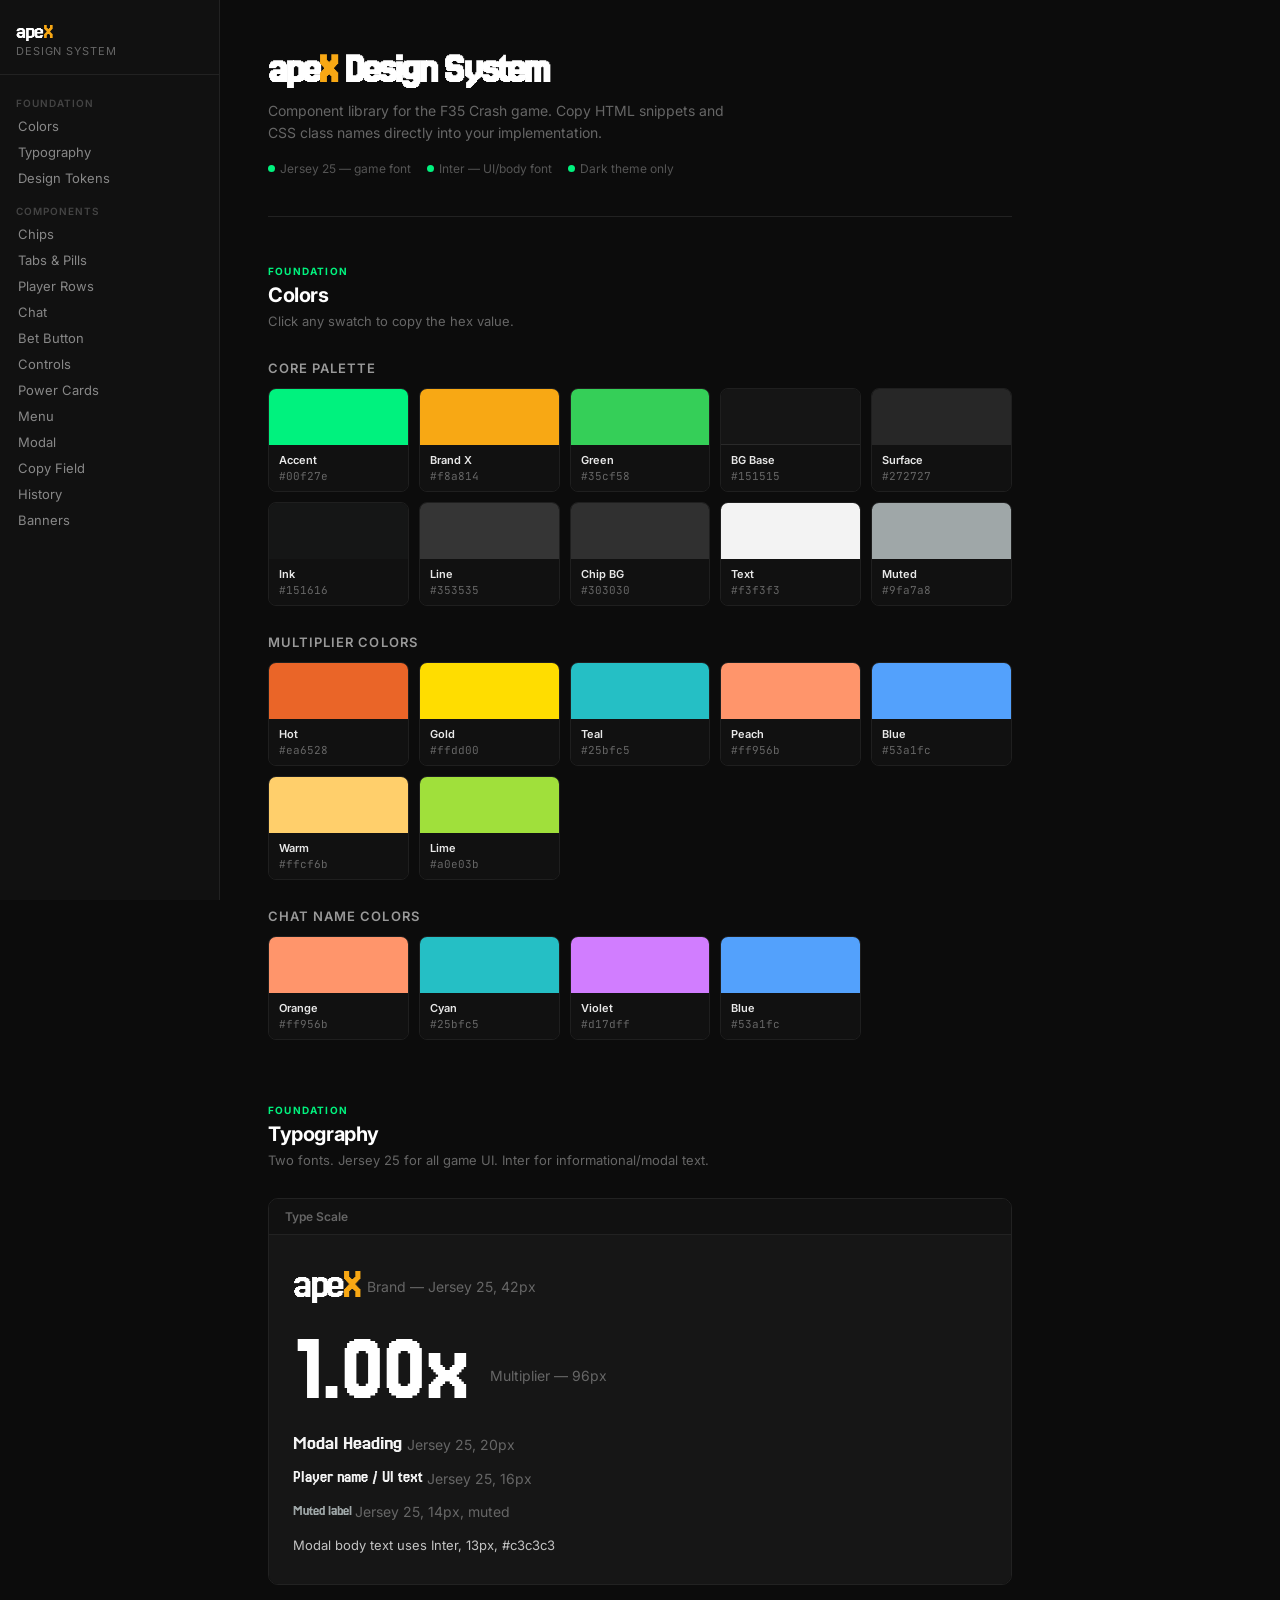
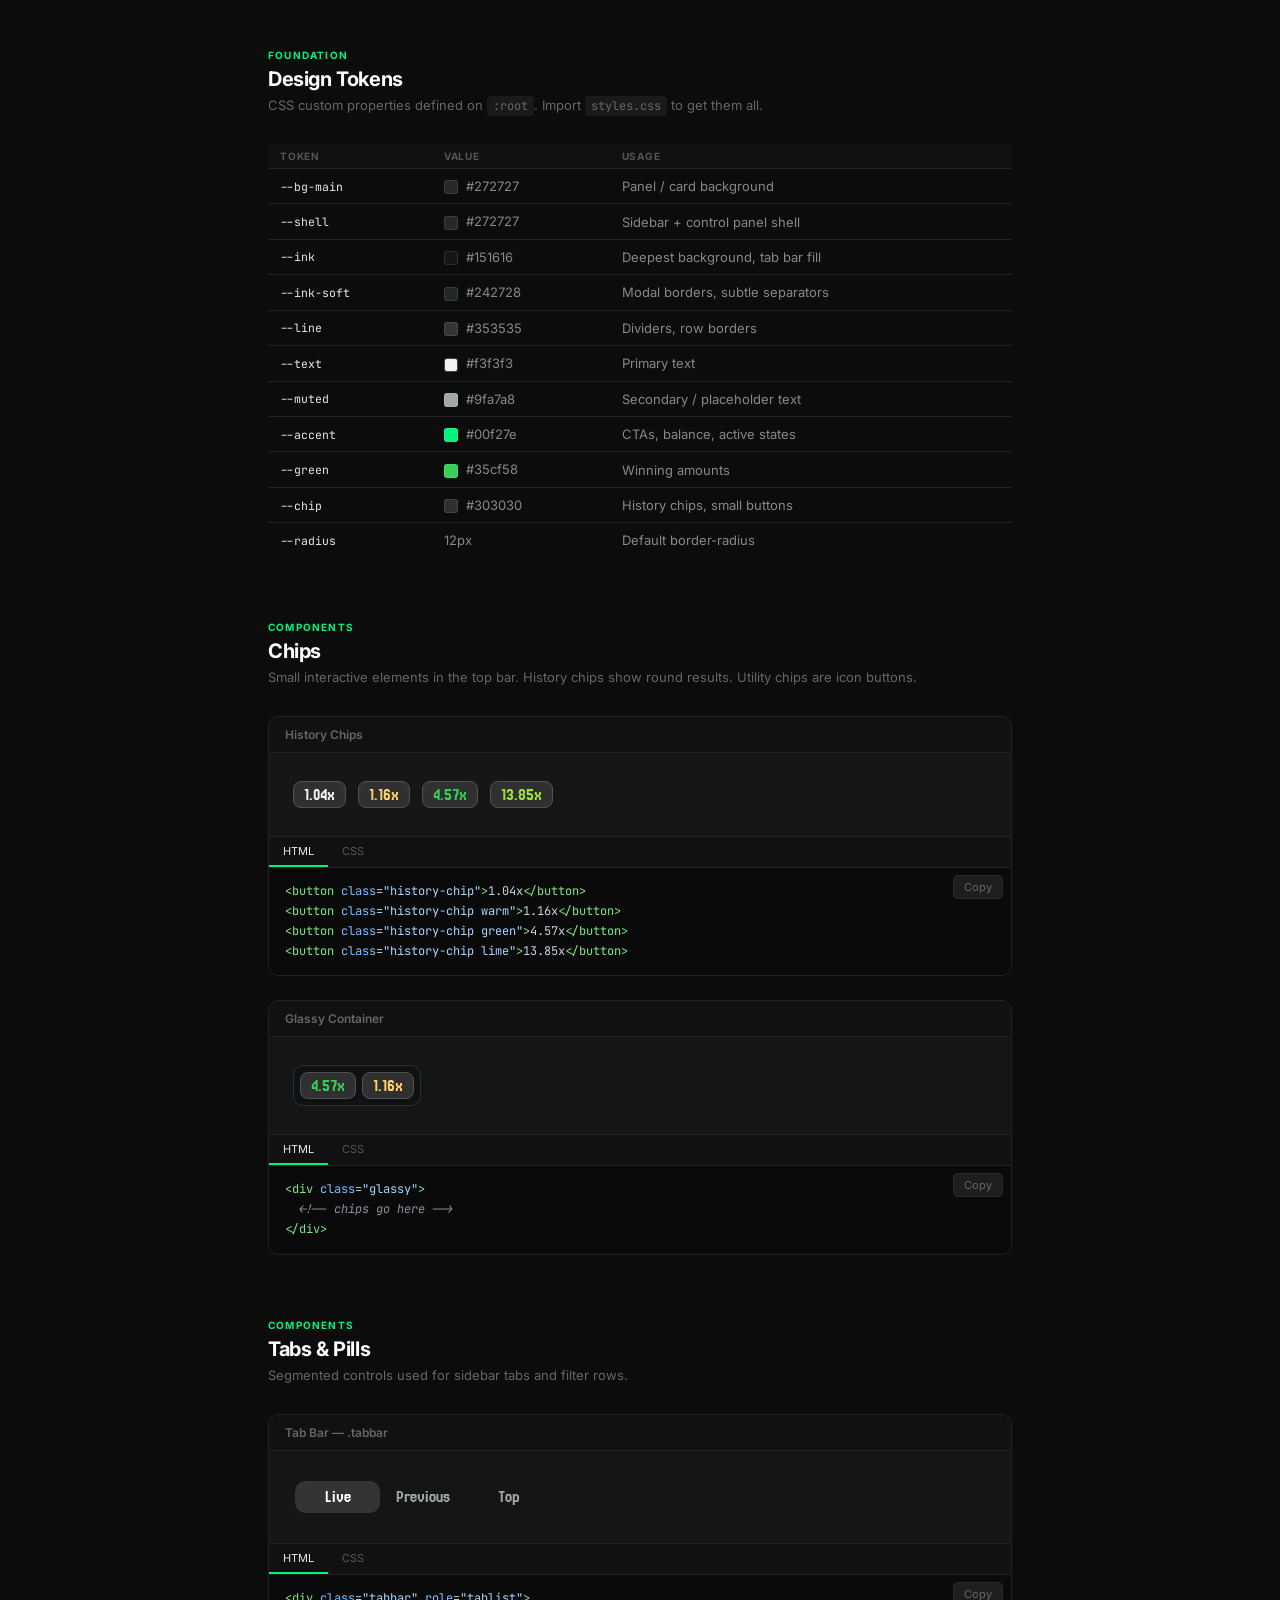
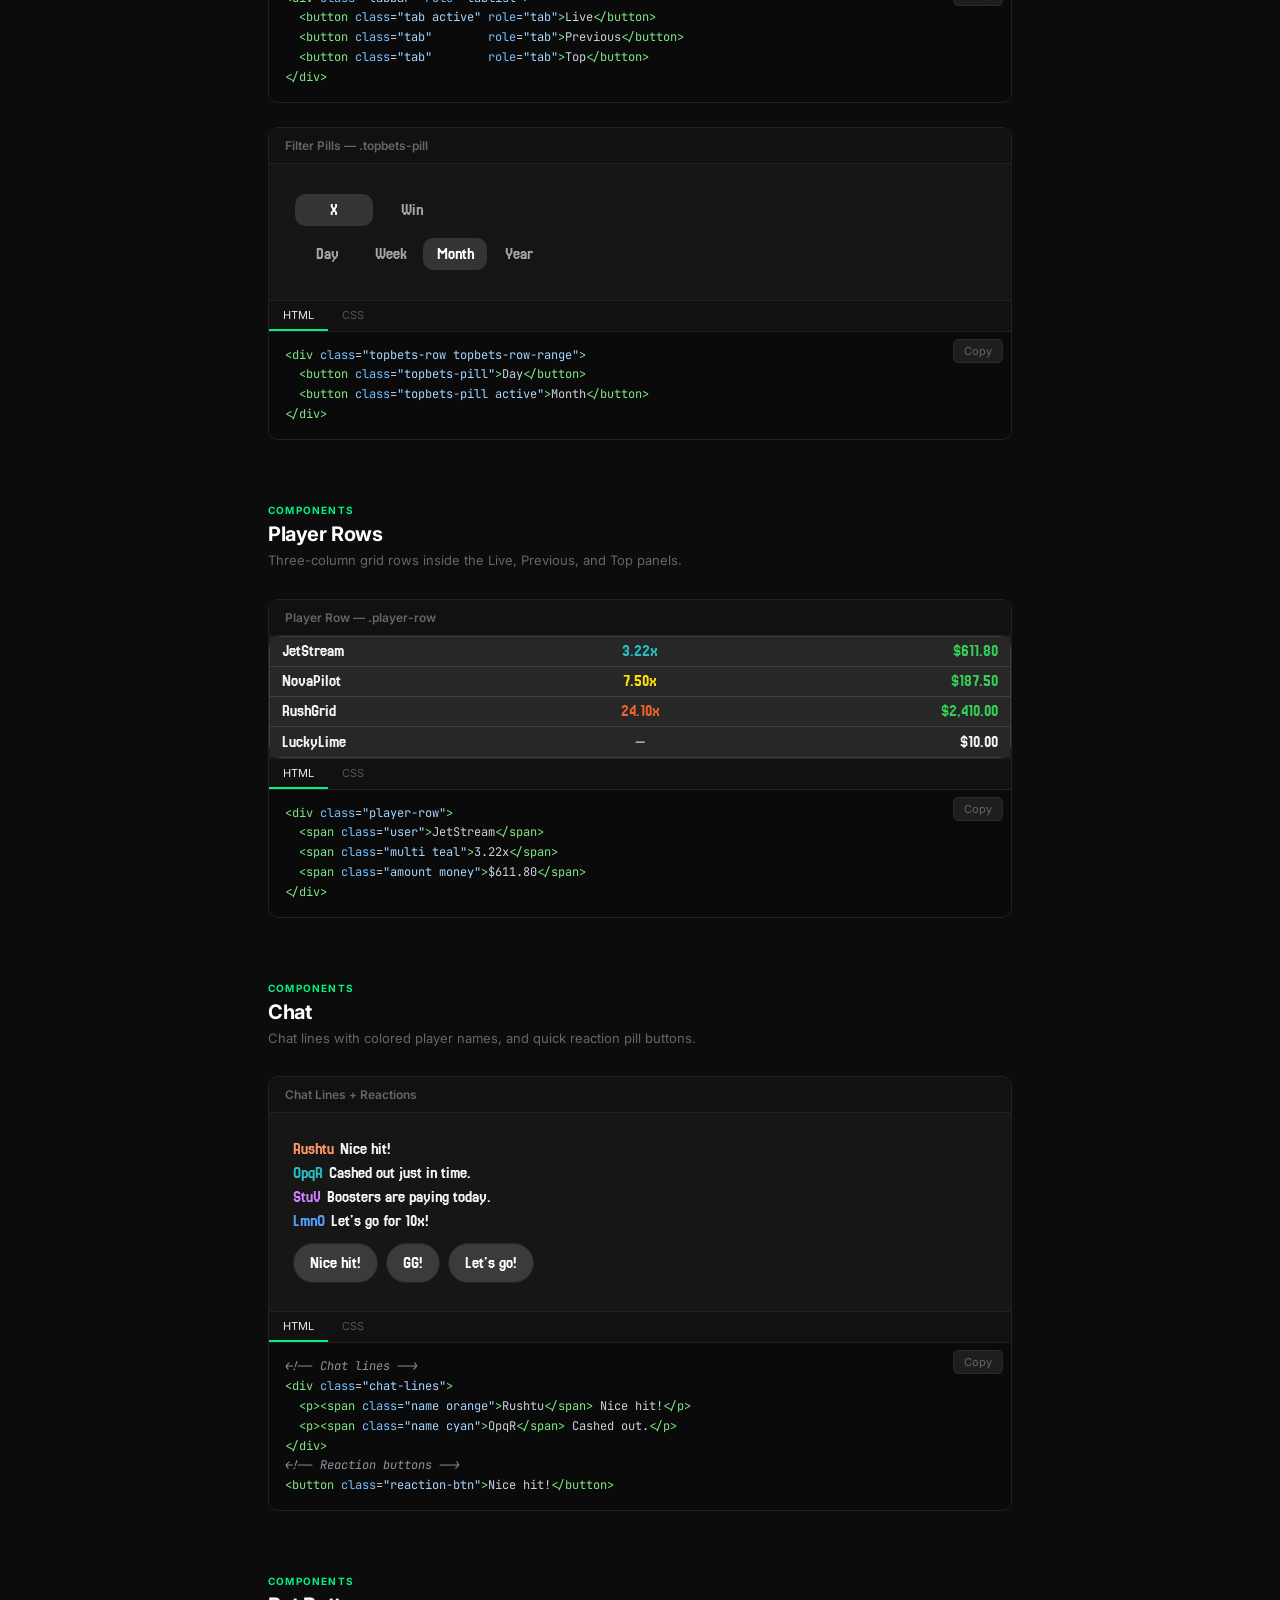
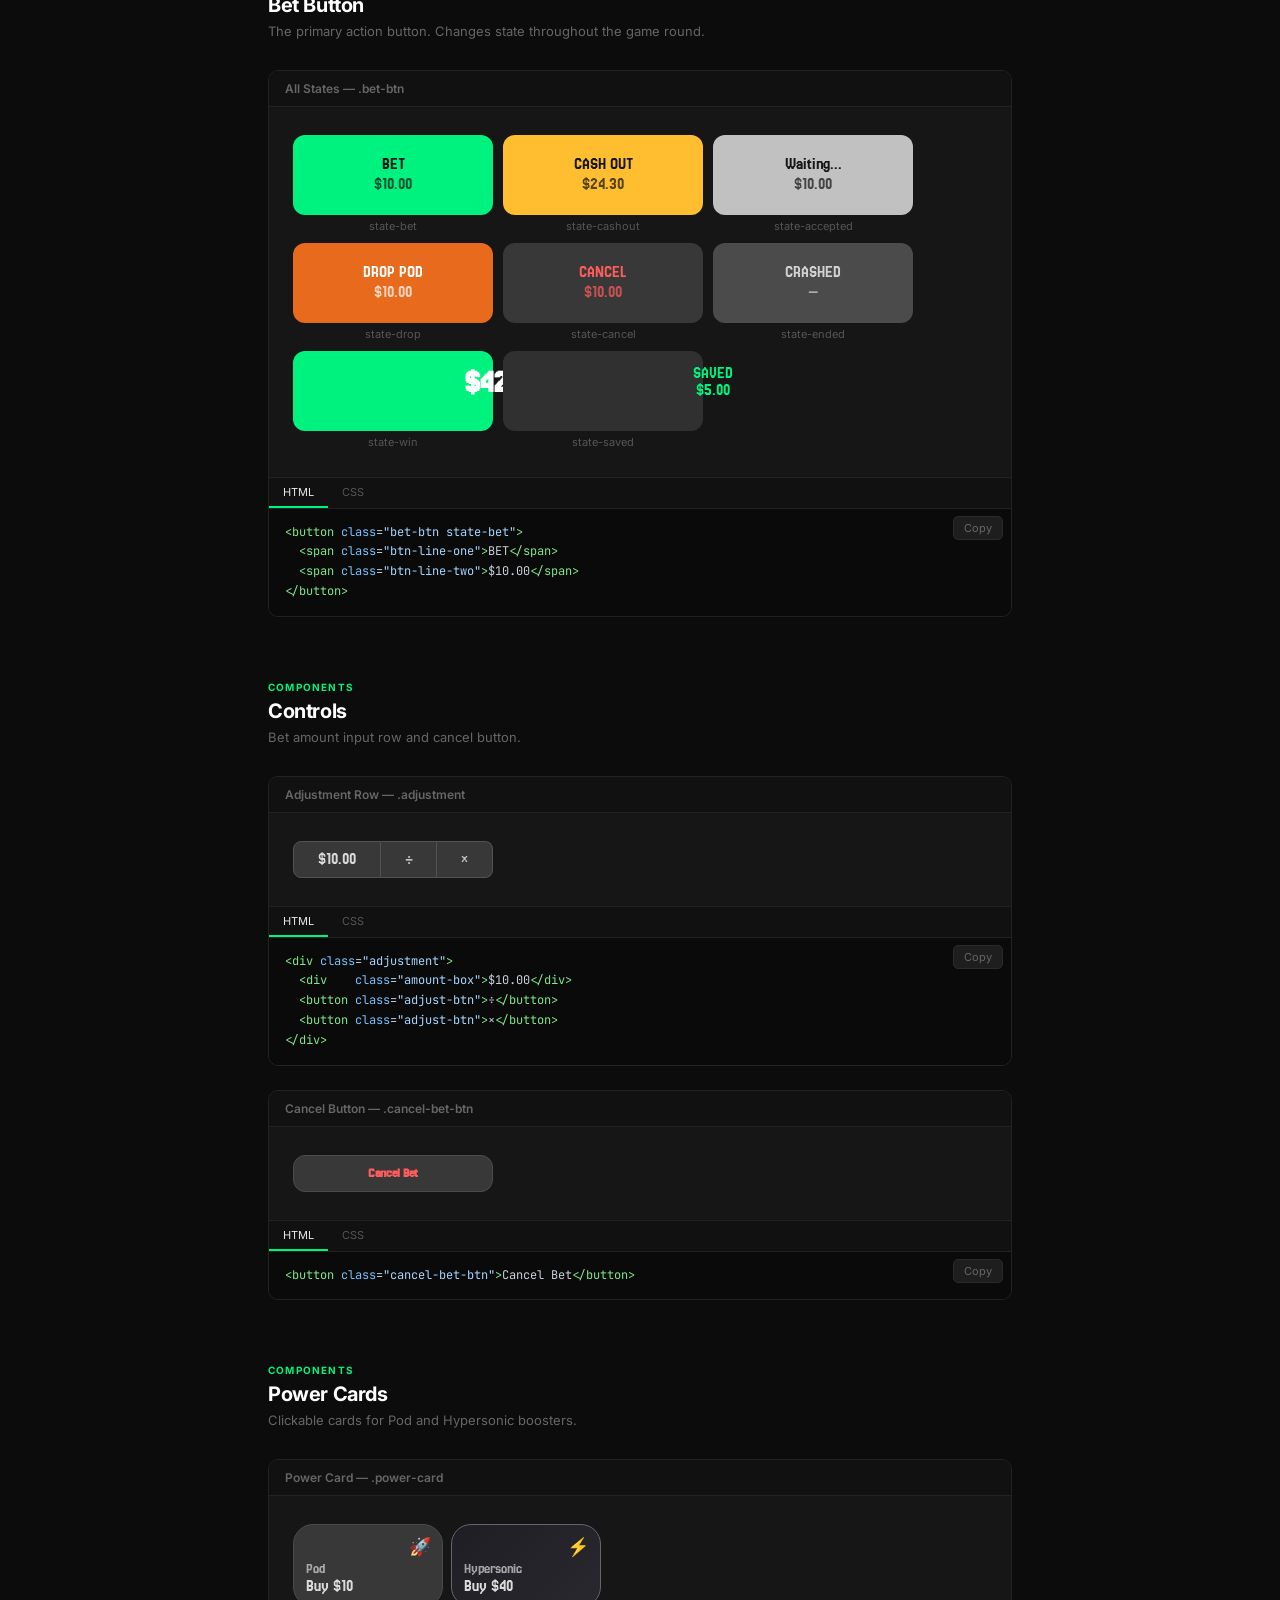
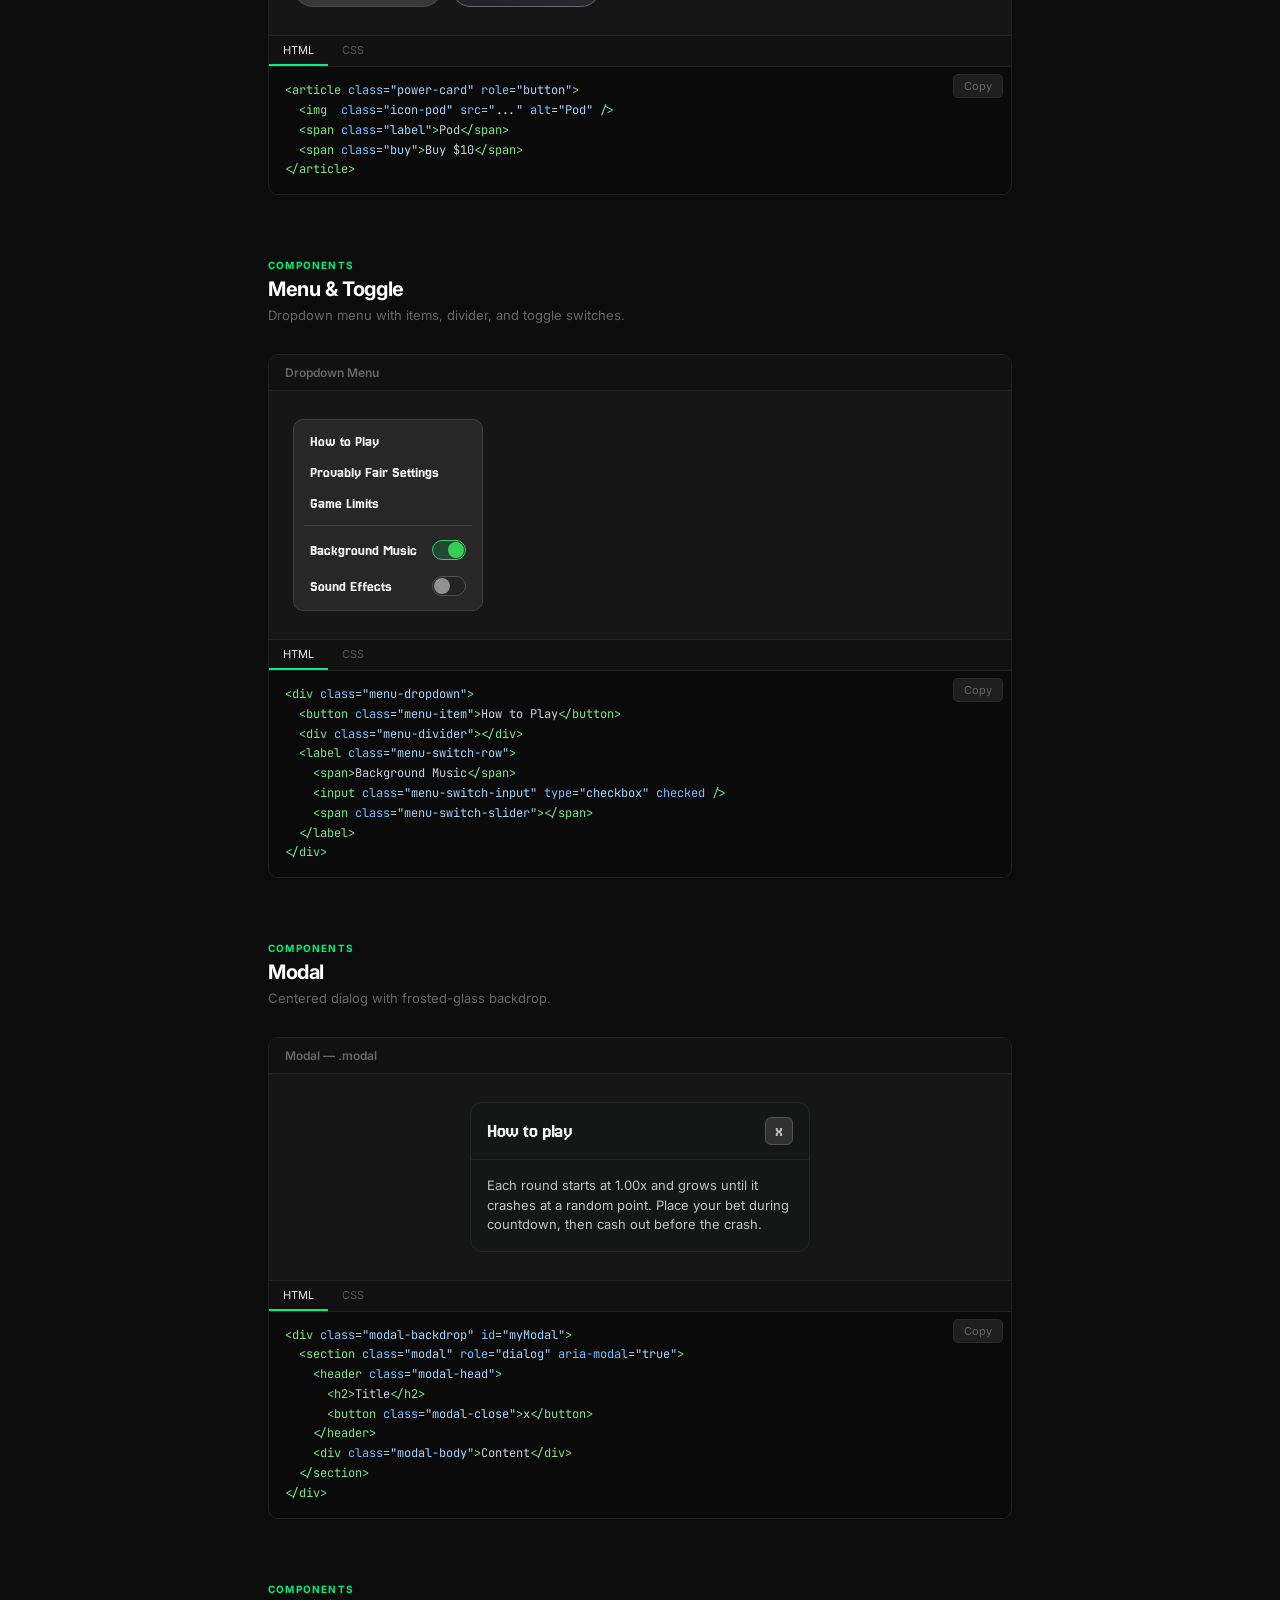
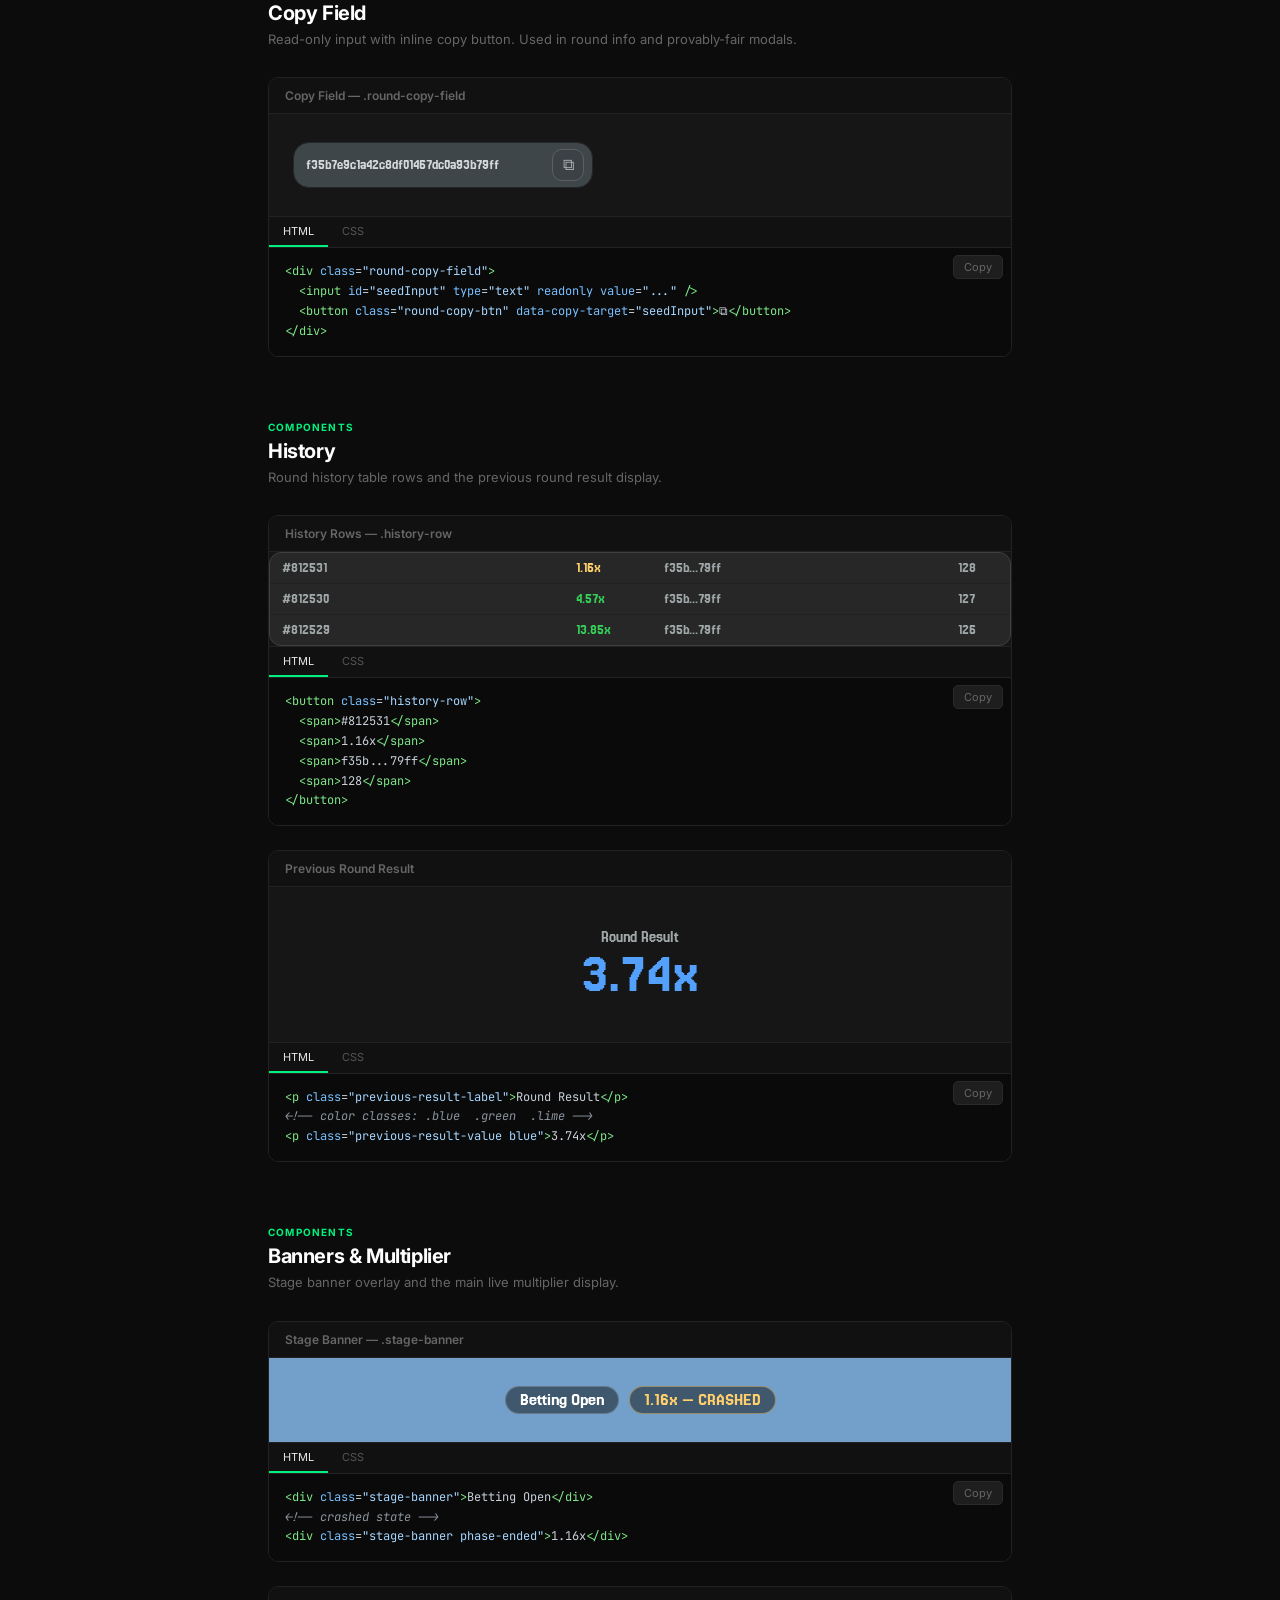
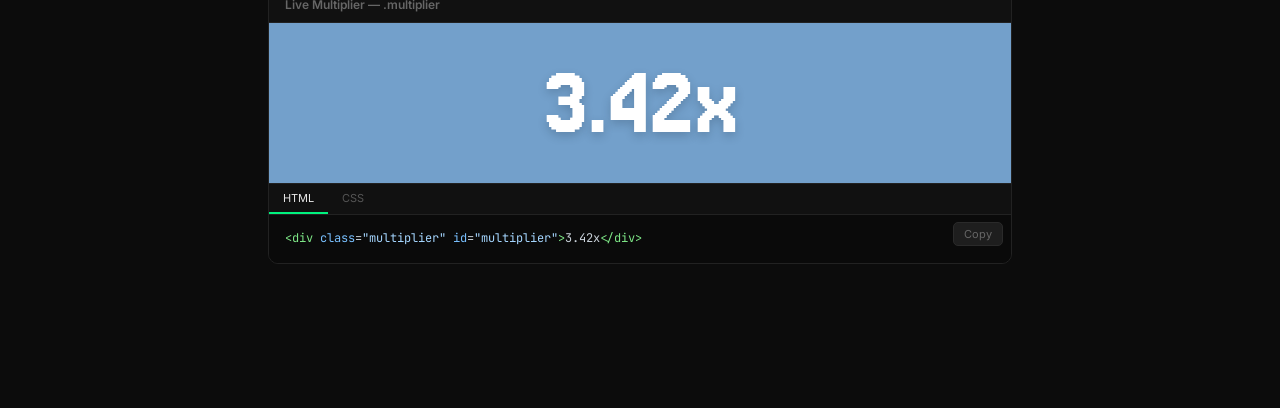
<file: docs.html>
<!doctype html>
<html lang="en">
<head>
  <meta charset="UTF-8" />
  <meta name="viewport" content="width=device-width, initial-scale=1.0" />
  <title>F35 Crash — Design System</title>
  <link rel="preconnect" href="https://fonts.googleapis.com" />
  <link rel="preconnect" href="https://fonts.gstatic.com" crossorigin />
  <link href="https://fonts.googleapis.com/css2?family=Jersey+25&family=Inter:wght@400;500;600;700&family=JetBrains+Mono:wght@400;500&display=swap" rel="stylesheet" />
  <style>
    /* ─── Doc shell ─── */
    *, *::before, *::after { box-sizing: border-box; margin: 0; padding: 0; }
    :root {
      --doc-bg: #0c0c0c;
      --doc-surface: #111111;
      --doc-border: #222222;
      --doc-border2: #2a2a2a;
      --doc-text: #e8e8e8;
      --doc-muted: #666;
      --doc-accent: #00f27e;
      --doc-nav-w: 220px;
      --mono: 'JetBrains Mono', monospace;
    }
    html { scroll-behavior: smooth; }
    body { background: var(--doc-bg); color: var(--doc-text); font-family: 'Inter', sans-serif; font-size: 14px; display: flex; min-height: 100vh; }

    /* ─── Sidebar ─── */
    .nav { position: fixed; top: 0; left: 0; width: var(--doc-nav-w); height: 100vh; background: var(--doc-surface); border-right: 1px solid var(--doc-border); overflow-y: auto; display: flex; flex-direction: column; padding: 0 0 40px; z-index: 10; }
    .nav-logo { padding: 20px 16px 16px; border-bottom: 1px solid var(--doc-border); margin-bottom: 8px; }
    .nav-logo .game-name { font-family: 'Jersey 25', sans-serif; font-size: 22px; letter-spacing: -1px; color: #fff; line-height: 1; }
    .nav-logo .game-name span { color: #f8a814; }
    .nav-logo .sub { font-size: 11px; color: var(--doc-muted); margin-top: 2px; text-transform: uppercase; letter-spacing: .08em; }
    .nav-group { font-size: 10px; font-weight: 600; text-transform: uppercase; letter-spacing: .1em; color: #444; padding: 14px 16px 4px; }
    .nav a { display: block; padding: 5px 16px; font-size: 13px; color: #888; text-decoration: none; border-left: 2px solid transparent; transition: all .15s; }
    .nav a:hover { color: var(--doc-text); background: rgba(255,255,255,.03); }
    .nav a.active { color: var(--doc-accent); border-left-color: var(--doc-accent); background: rgba(0,242,126,.05); }

    /* ─── Content ─── */
    .main { margin-left: var(--doc-nav-w); flex: 1; min-width: 0; }
    .content { max-width: 840px; padding: 48px 48px 120px; }

    /* ─── Sections ─── */
    section { padding-top: 72px; margin-top: -32px; }
    .section-label { font-size: 10px; font-weight: 700; letter-spacing: .12em; text-transform: uppercase; color: var(--doc-accent); margin-bottom: 6px; }
    h2 { font-size: 20px; font-weight: 700; color: #fff; letter-spacing: -.02em; margin-bottom: 4px; }
    .section-desc { font-size: 13px; color: #666; margin-bottom: 28px; line-height: 1.6; }
    h3 { font-size: 13px; font-weight: 600; color: #999; text-transform: uppercase; letter-spacing: .08em; margin: 28px 0 12px; }

    /* ─── Component block ─── */
    .comp { border: 1px solid var(--doc-border); border-radius: 10px; overflow: hidden; margin-bottom: 24px; }
    .comp-title { font-size: 12px; font-weight: 600; color: #666; padding: 10px 16px; border-bottom: 1px solid var(--doc-border); background: var(--doc-surface); display: flex; align-items: center; justify-content: space-between; }
    .comp-preview { padding: 28px 24px; background: #161616; display: flex; flex-wrap: wrap; gap: 12px; align-items: flex-start; }
    .comp-preview.dark-preview { background: #151515; }
    .comp-preview.centered { justify-content: center; align-items: center; }
    .comp-code { position: relative; }
    .code-tabs { display: flex; border-top: 1px solid var(--doc-border); background: var(--doc-surface); }
    .code-tab { padding: 7px 14px; font-size: 11px; color: #555; cursor: pointer; border-bottom: 2px solid transparent; transition: all .15s; background: none; border-top: none; border-left: none; border-right: none; font-family: inherit; }
    .code-tab.active { color: var(--doc-text); border-bottom-color: var(--doc-accent); }
    .code-panel { display: none; position: relative; }
    .code-panel.active { display: block; }
    pre { background: #0a0a0a; border-top: 1px solid var(--doc-border); padding: 14px 16px; font-family: var(--mono); font-size: 12px; line-height: 1.65; color: #c9d1d9; overflow-x: auto; margin: 0; }
    .copy-btn { position: absolute; top: 8px; right: 8px; background: #1e1e1e; border: 1px solid var(--doc-border2); color: #666; font-size: 11px; padding: 4px 10px; border-radius: 5px; cursor: pointer; font-family: inherit; transition: all .15s; }
    .copy-btn:hover { background: #2a2a2a; color: var(--doc-text); }
    .copy-btn.copied { color: var(--doc-accent); border-color: var(--doc-accent); }

    /* syntax */
    .t-tag { color: #7ee787; }
    .t-attr { color: #79c0ff; }
    .t-val { color: #a5d6ff; }
    .t-str { color: #a5d6ff; }
    .t-prop { color: #79c0ff; }
    .t-num { color: #f2cc60; }
    .t-cmt { color: #8b949e; font-style: italic; }
    .t-sel { color: #7ee787; }
    .t-kw { color: #ff7b72; }

    /* ─── Color grid ─── */
    .color-grid { display: grid; grid-template-columns: repeat(auto-fill, minmax(130px, 1fr)); gap: 10px; margin-bottom: 24px; }
    .swatch { border: 1px solid rgba(255,255,255,.08); border-radius: 8px; overflow: hidden; cursor: pointer; transition: transform .15s; }
    .swatch:hover { transform: translateY(-2px); }
    .swatch-block { height: 56px; }
    .swatch-info { background: var(--doc-surface); padding: 8px 10px; }
    .swatch-name { font-size: 11px; font-weight: 600; color: var(--doc-text); display: block; }
    .swatch-hex { font-family: var(--mono); font-size: 11px; color: #666; display: block; margin-top: 2px; }
    .swatch.copied .swatch-hex { color: var(--doc-accent); }

    /* ─── Token table ─── */
    .token-table { width: 100%; border-collapse: collapse; font-size: 13px; margin-bottom: 24px; }
    .token-table th { text-align: left; padding: 6px 12px; font-size: 10px; text-transform: uppercase; letter-spacing: .08em; color: #555; background: var(--doc-surface); border-bottom: 1px solid var(--doc-border); }
    .token-table td { padding: 9px 12px; border-bottom: 1px solid var(--doc-border); color: #888; vertical-align: middle; }
    .token-table tr:last-child td { border-bottom: none; }
    .token-table td:first-child { font-family: var(--mono); font-size: 11.5px; color: var(--doc-text); }
    .dot { width: 14px; height: 14px; border-radius: 3px; display: inline-block; vertical-align: middle; margin-right: 8px; border: 1px solid rgba(255,255,255,.1); }

    /* ─── Hero ─── */
    .hero { padding-bottom: 40px; border-bottom: 1px solid var(--doc-border); margin-bottom: 8px; }
    .hero h1 { font-family: 'Jersey 25', sans-serif; font-size: 42px; letter-spacing: -2px; color: #fff; line-height: 1; margin-bottom: 10px; }
    .hero h1 span { color: #f8a814; }
    .hero p { font-size: 14px; color: #666; line-height: 1.6; max-width: 480px; }
    .hero-meta { display: flex; gap: 16px; margin-top: 16px; font-size: 12px; color: #555; }
    .hero-meta span { display: flex; align-items: center; gap: 5px; }
    .dot-green { width: 7px; height: 7px; border-radius: 50%; background: var(--doc-accent); display: inline-block; }

    /* ─── Divider ─── */
    .divider { height: 1px; background: var(--doc-border); margin: 0 0 8px; }

    /* ─── Scrollbar ─── */
    ::-webkit-scrollbar { width: 5px; height: 5px; }
    ::-webkit-scrollbar-thumb { background: #222; border-radius: 3px; }

    /* ═══════════════════════════════════════════
       GAME COMPONENT STYLES — exact copy from game
    ═══════════════════════════════════════════ */
    .g-root {
      --bg-main: #272727;
      --shell: #272727;
      --ink: #151616;
      --ink-soft: #242728;
      --line: #353535;
      --text: #f3f3f3;
      --muted: #9fa7a8;
      --green: #35cf58;
      --accent: #00f27e;
      --radius: 12px;
      --chip: #303030;
      font-family: 'Jersey 25', 'Inter', system-ui, sans-serif;
      font-size: 16px;
      color: var(--text);
    }

    /* History chips */
    .g-history-chip { border: 1px solid #525252; background: var(--chip, #303030); color: #f3f3f3; border-radius: 8px; height: 27px; padding: 0 10px; font: inherit; font-size: 16px; line-height: 1; display: inline-flex; align-items: center; justify-content: center; cursor: pointer; transition: transform .15s, background .15s, border-color .15s; }
    .g-history-chip:hover { transform: translateY(-1px); background: #3a3a3a; border-color: #6a6a6a; }
    .g-history-chip.warm { color: #ffcf6b; }
    .g-history-chip.green { color: #35cf58; }
    .g-history-chip.lime { color: #a0e03b; }

    /* Utility chip */
    .g-utility-chip { width: 36px; height: 27px; border: 1px solid #525252; background: #303030; border-radius: 8px; display: grid; place-items: center; cursor: pointer; transition: transform .15s, background .15s; }
    .g-utility-chip:hover { transform: translateY(-1px); background: #3a3a3a; border-color: #6a6a6a; }

    /* Glassy */
    .g-glassy { background: rgba(15,17,18,.8); border: 1px solid #2a2f32; border-radius: 10px; padding: 6px; display: inline-flex; align-items: center; gap: 6px; }

    /* Tab bar */
    .g-tabbar { display: grid; grid-template-columns: repeat(3, 1fr); border: 2px solid #151616; background: #151515; border-radius: 12px; overflow: hidden; width: 260px; }
    .g-tab { border: 0; background: #151515; color: #9fa7a8; font-family: 'Jersey 25', sans-serif; font-size: 16px; padding: 8px 0; cursor: pointer; transition: background .15s, color .15s; }
    .g-tab:hover { background: #1f1f1f; color: #f3f3f3; }
    .g-tab.active { background: #343434; color: #fff; border-radius: 10px; }

    /* Topbets pills */
    .g-pills { display: grid; grid-template-columns: repeat(4, 1fr); border: 2px solid #151616; background: #151515; border-radius: 12px; overflow: hidden; width: 260px; }
    .g-pills-2 { grid-template-columns: repeat(2, 1fr); width: 160px; }
    .g-pill { border: 0; background: #151515; color: #9fa7a8; font-family: 'Jersey 25', sans-serif; font-size: 16px; padding: 8px 0; cursor: pointer; transition: background .15s, color .15s; }
    .g-pill:hover { background: #1f1f1f; color: #f3f3f3; }
    .g-pill.active { background: #343434; color: #fff; border-radius: 10px; }

    /* Card panel */
    .g-card { background: #272727; border: 1px solid #3f3f3f; border-radius: 12px; }

    /* Player row */
    .g-player-row { height: 30px; border-bottom: 1px solid #3f3f3f; background: #272727; display: grid; grid-template-columns: 1fr auto 1fr; align-items: center; padding: 0 12px; column-gap: 8px; font-size: 16px; font-family: 'Jersey 25', sans-serif; transition: background .12s; cursor: default; }
    .g-player-row:hover { background: #313131; }
    .g-player-row:last-child { border-bottom: none; }
    .g-user { color: #f3f3f3; }
    .g-multi { text-align: center; }
    .g-multi.hot { color: #ea6528; }
    .g-multi.gold { color: #ffdd00; }
    .g-multi.teal { color: #25bfc5; }
    .g-multi.peach { color: #ff956b; }
    .g-multi.blue { color: #53a1fc; }
    .g-multi.muted { color: #9fa7a8; }
    .g-amount { text-align: right; color: #f3f3f3; }
    .g-amount.money { color: #35cf58; }

    /* Chat */
    .g-chat-lines { display: grid; gap: 8px; font-size: 16px; font-family: 'Jersey 25', sans-serif; }
    .g-chat-lines p { margin: 0; color: #f3f3f3; line-height: 1; }
    .g-name { margin-right: 6px; }
    .g-name.orange { color: #ff956b; }
    .g-name.cyan { color: #25bfc5; }
    .g-name.violet { color: #d17dff; }
    .g-name.blue { color: #53a1fc; }
    .g-name.lime { color: #35cf58; }

    /* Reaction buttons */
    .g-reaction { border: 1px solid #242728; background: #3b3b3b; color: #fff; border-radius: 999px; min-height: 40px; padding: 10px 16px; font-family: 'Jersey 25', sans-serif; font-size: 16px; line-height: 1; cursor: pointer; transition: background .15s, border-color .15s; }
    .g-reaction:hover { background: #474747; border-color: #5a5a5a; }

    /* Bet button */
    .g-bet-btn { width: 200px; height: 80px; border: 0; border-radius: 12px; background: #00f27e; color: #151616; font-family: 'Jersey 25', sans-serif; font-size: 16px; padding: 14px 18px; display: flex; flex-direction: column; justify-content: center; align-items: center; gap: 3px; text-align: center; line-height: 1.1; cursor: pointer; transition: background .15s; }
    .g-bet-btn:hover { background: #14ff89; }
    .g-bet-btn .sub { opacity: .72; }
    .g-bet-btn.state-accepted { background: #c1c1c1; color: #151616; }
    .g-bet-btn.state-cashout { background: #ffbd30; color: #151616; }
    .g-bet-btn.state-cashout:hover { background: #ffc940; }
    .g-bet-btn.state-drop { background: #e86a1c; color: #fff; }
    .g-bet-btn.state-cancel { background: #383838; color: #ff5c5c; }
    .g-bet-btn.state-ended { background: #4b4b4b; color: #d1d1d1; cursor: default; }
    .g-bet-btn.state-win { background: #00f27e; color: #fff; }
    .g-bet-btn.state-win .main { font-size: 32px; font-weight: 900; letter-spacing: -1px; }
    .g-bet-btn.state-saved { background: #303030; color: #00f27e; }

    /* Adjustment row */
    .g-adjustment { display: grid; grid-template-columns: 1fr 56px 56px; height: 37px; width: 200px; }
    .g-amount-box { border: 1px solid #525252; background: #383838; color: #d9d9d9; font-family: 'Jersey 25', sans-serif; font-size: 16px; display: grid; place-items: center; border-radius: 8px 0 0 8px; }
    .g-adjust-btn { border: 1px solid #525252; border-left: none; background: #383838; color: #c3c3c3; font-family: 'Jersey 25', sans-serif; font-size: 16px; display: grid; place-items: center; cursor: pointer; transition: background .15s, color .15s; }
    .g-adjust-btn:last-child { border-radius: 0 8px 8px 0; }
    .g-adjust-btn:hover { background: #454545; color: #f3f3f3; }

    /* Cancel button */
    .g-cancel-btn { width: 200px; height: 37px; border: 1px solid #4b4b4b; border-radius: 12px; background: #383838; color: #ff5c5c; font-family: 'Jersey 25', sans-serif; font-size: 13px; font-weight: 600; letter-spacing: -.32px; cursor: pointer; transition: background .15s; }
    .g-cancel-btn:hover { background: #454545; }

    /* Power card */
    .g-power-card { width: 150px; height: 83px; background: #383838; border: 1px solid #4a4a4a; border-radius: 20px; padding: 12px; display: flex; flex-direction: column; justify-content: flex-end; gap: 2px; cursor: pointer; position: relative; font-family: 'Jersey 25', sans-serif; transition: background .15s, border-color .15s, transform .15s; }
    .g-power-card:hover { background: #343434; border-color: #525252; transform: translateY(-1px); }
    .g-power-card.active { background: linear-gradient(135deg, #1e1e24, #28282e); border-color: #64666a; }
    .g-power-card .p-label { color: rgba(219,219,219,.7); font-size: 14px; line-height: 1; }
    .g-power-card .p-buy { color: #dbdbdb; font-size: 16px; line-height: 1; }
    .g-power-card .p-icon { position: absolute; top: 11px; right: 11px; font-size: 18px; }

    /* Stage banner */
    .g-banner { display: inline-flex; align-items: center; justify-content: center; height: 28px; padding: 0 14px; border-radius: 999px; border: 1px solid rgba(255,255,255,.2); background: rgba(15,17,18,.5); color: #fff; font-family: 'Jersey 25', sans-serif; font-size: 18px; line-height: 1; }
    .g-banner.ended { color: #ffcf6b; border-color: rgba(255,207,107,.45); }

    /* Menu dropdown */
    .g-menu { background: #272727; border: 1px solid #3f3f3f; border-radius: 10px; padding: 6px; width: 190px; }
    .g-menu-item { width: 100%; border: 0; background: transparent; color: #f3f3f3; text-align: left; font-family: 'Jersey 25', sans-serif; font-size: 15px; padding: 8px 10px; border-radius: 8px; cursor: pointer; display: block; transition: background .12s; }
    .g-menu-item:hover { background: #313131; color: #fff; }
    .g-menu-divider { height: 1px; background: #3f3f3f; margin: 6px 4px; }

    /* Toggle / switch */
    .g-switch-row { display: grid; grid-template-columns: 1fr auto; align-items: center; gap: 10px; width: 100%; color: #f3f3f3; font-family: 'Jersey 25', sans-serif; font-size: 15px; padding: 8px 10px; border-radius: 8px; cursor: pointer; transition: background .12s; }
    .g-switch-row:hover { background: #313131; }
    .g-switch { position: relative; width: 34px; height: 20px; border-radius: 999px; border: 1px solid #525252; background: #232323; flex-shrink: 0; }
    .g-switch::after { content: ''; position: absolute; top: 1px; left: 1px; width: 16px; height: 16px; border-radius: 50%; background: #919191; transition: transform .2s, background .2s; }
    .g-switch.on { background: #224734; border-color: #35cf58; }
    .g-switch.on::after { transform: translateX(14px); background: #35cf58; }

    /* Modal */
    .g-modal { background: #151616; border: 1px solid #242728; border-radius: 12px; overflow: hidden; width: 340px; }
    .g-modal-head { display: flex; justify-content: space-between; align-items: center; padding: 14px 16px; border-bottom: 1px solid #242728; }
    .g-modal-head h2 { margin: 0; font-family: 'Jersey 25', sans-serif; font-size: 20px; font-weight: 400; color: #f3f3f3; }
    .g-modal-close { width: 28px; height: 28px; border: 1px solid #525252; border-radius: 6px; background: #313131; color: #c3c3c3; font-family: 'Jersey 25', sans-serif; font-size: 16px; cursor: pointer; display: grid; place-items: center; transition: background .15s; }
    .g-modal-close:hover { background: #3b3b3b; border-color: #6a6a6a; }
    .g-modal-body { padding: 16px; font-family: 'Inter', sans-serif; font-size: 13px; color: #c3c3c3; line-height: 1.5; }

    /* Copy field */
    .g-copy-field { display: grid; grid-template-columns: 1fr auto; gap: 8px; align-items: center; border: 1px solid #242728; background: #3f464a; border-radius: 16px; padding: 6px 8px 6px 12px; }
    .g-copy-field input { width: 100%; border: 0; background: transparent; color: #d4d8d9; font-family: 'Jersey 25', sans-serif; font-size: 14px; outline: none; padding: 0; }
    .g-copy-field-btn { width: 32px; height: 32px; border: 1px solid #596265; border-radius: 10px; background: #3b4145; color: #aab3b4; font-size: 16px; cursor: pointer; display: grid; place-items: center; transition: background .15s; font-family: inherit; }
    .g-copy-field-btn:hover { background: #4a5257; border-color: #7d878b; color: #e4e8e9; }

    /* History row */
    .g-history-row { display: grid; grid-template-columns: 1fr 80px 1fr 40px; padding: 8px 12px; border-bottom: 1px solid #1f2224; font-family: 'Jersey 25', sans-serif; font-size: 14px; color: #9fa7a8; gap: 8px; cursor: pointer; transition: background .12s; }
    .g-history-row:hover { background: rgba(255,255,255,.03); }
    .g-history-row:last-child { border-bottom: none; }
    .g-history-row .crash { color: #35cf58; }
    .g-history-row .crash.warm { color: #ffcf6b; }

    /* Previous result */
    .g-prev-result { display: grid; justify-items: center; gap: 4px; padding: 14px; }
    .g-prev-label { color: #9fa7a8; font-family: 'Jersey 25', sans-serif; font-size: 16px; }
    .g-prev-value { font-family: 'Jersey 25', sans-serif; font-size: 56px; line-height: .9; }
    .g-prev-value.blue { color: #53a1fc; }
    .g-prev-value.green { color: #35cf58; }
    .g-prev-value.lime { color: #97f049; }

    /* Multiplier display */
    .g-multiplier { font-family: 'Jersey 25', sans-serif; font-size: 96px; letter-spacing: -2px; color: #ffffff; text-shadow: 0 4px 10px rgba(27,44,65,.22); line-height: 1; }
    .g-multiplier.crashed { color: #ff5c5c; }

    /* Balance */
    .g-balance { color: #9fa7a8; font-family: 'Jersey 25', sans-serif; font-size: 16px; }
    .g-balance strong { color: #00f27e; }
  </style>
</head>
<body>

<!-- ── Nav ── -->
<nav class="nav">
  <div class="nav-logo">
    <div class="game-name">ape<span>X</span></div>
    <div class="sub">Design System</div>
  </div>

  <div class="nav-group">Foundation</div>
  <a href="#colors">Colors</a>
  <a href="#typography">Typography</a>
  <a href="#tokens">Design Tokens</a>

  <div class="nav-group">Components</div>
  <a href="#chips">Chips</a>
  <a href="#tabs">Tabs &amp; Pills</a>
  <a href="#player-rows">Player Rows</a>
  <a href="#chat">Chat</a>
  <a href="#buttons">Bet Button</a>
  <a href="#controls">Controls</a>
  <a href="#power-cards">Power Cards</a>
  <a href="#menu">Menu</a>
  <a href="#modal">Modal</a>
  <a href="#copy-field">Copy Field</a>
  <a href="#history">History</a>
  <a href="#banners">Banners</a>
</nav>

<!-- ── Content ── -->
<div class="main">
<div class="content">

  <!-- Hero -->
  <div class="hero">
    <h1>ape<span>X</span> Design System</h1>
    <p>Component library for the F35 Crash game. Copy HTML snippets and CSS class names directly into your implementation.</p>
    <div class="hero-meta">
      <span><span class="dot-green"></span>Jersey 25 — game font</span>
      <span><span class="dot-green"></span>Inter — UI/body font</span>
      <span><span class="dot-green"></span>Dark theme only</span>
    </div>
  </div>

  <!-- ═══ COLORS ═══ -->
  <section id="colors">
    <div class="section-label">Foundation</div>
    <h2>Colors</h2>
    <p class="section-desc">Click any swatch to copy the hex value.</p>

    <h3>Core Palette</h3>
    <div class="color-grid" id="colorGrid">
      <div class="swatch" data-hex="#00f27e"><div class="swatch-block" style="background:#00f27e"></div><div class="swatch-info"><span class="swatch-name">Accent</span><span class="swatch-hex">#00f27e</span></div></div>
      <div class="swatch" data-hex="#f8a814"><div class="swatch-block" style="background:#f8a814"></div><div class="swatch-info"><span class="swatch-name">Brand X</span><span class="swatch-hex">#f8a814</span></div></div>
      <div class="swatch" data-hex="#35cf58"><div class="swatch-block" style="background:#35cf58"></div><div class="swatch-info"><span class="swatch-name">Green</span><span class="swatch-hex">#35cf58</span></div></div>
      <div class="swatch" data-hex="#151515"><div class="swatch-block" style="background:#151515;border-bottom:1px solid #2a2a2a"></div><div class="swatch-info"><span class="swatch-name">BG Base</span><span class="swatch-hex">#151515</span></div></div>
      <div class="swatch" data-hex="#272727"><div class="swatch-block" style="background:#272727"></div><div class="swatch-info"><span class="swatch-name">Surface</span><span class="swatch-hex">#272727</span></div></div>
      <div class="swatch" data-hex="#151616"><div class="swatch-block" style="background:#151616"></div><div class="swatch-info"><span class="swatch-name">Ink</span><span class="swatch-hex">#151616</span></div></div>
      <div class="swatch" data-hex="#353535"><div class="swatch-block" style="background:#353535"></div><div class="swatch-info"><span class="swatch-name">Line</span><span class="swatch-hex">#353535</span></div></div>
      <div class="swatch" data-hex="#303030"><div class="swatch-block" style="background:#303030"></div><div class="swatch-info"><span class="swatch-name">Chip BG</span><span class="swatch-hex">#303030</span></div></div>
      <div class="swatch" data-hex="#f3f3f3"><div class="swatch-block" style="background:#f3f3f3"></div><div class="swatch-info"><span class="swatch-name">Text</span><span class="swatch-hex">#f3f3f3</span></div></div>
      <div class="swatch" data-hex="#9fa7a8"><div class="swatch-block" style="background:#9fa7a8"></div><div class="swatch-info"><span class="swatch-name">Muted</span><span class="swatch-hex">#9fa7a8</span></div></div>
    </div>

    <h3>Multiplier Colors</h3>
    <div class="color-grid">
      <div class="swatch" data-hex="#ea6528"><div class="swatch-block" style="background:#ea6528"></div><div class="swatch-info"><span class="swatch-name">Hot</span><span class="swatch-hex">#ea6528</span></div></div>
      <div class="swatch" data-hex="#ffdd00"><div class="swatch-block" style="background:#ffdd00"></div><div class="swatch-info"><span class="swatch-name">Gold</span><span class="swatch-hex">#ffdd00</span></div></div>
      <div class="swatch" data-hex="#25bfc5"><div class="swatch-block" style="background:#25bfc5"></div><div class="swatch-info"><span class="swatch-name">Teal</span><span class="swatch-hex">#25bfc5</span></div></div>
      <div class="swatch" data-hex="#ff956b"><div class="swatch-block" style="background:#ff956b"></div><div class="swatch-info"><span class="swatch-name">Peach</span><span class="swatch-hex">#ff956b</span></div></div>
      <div class="swatch" data-hex="#53a1fc"><div class="swatch-block" style="background:#53a1fc"></div><div class="swatch-info"><span class="swatch-name">Blue</span><span class="swatch-hex">#53a1fc</span></div></div>
      <div class="swatch" data-hex="#ffcf6b"><div class="swatch-block" style="background:#ffcf6b"></div><div class="swatch-info"><span class="swatch-name">Warm</span><span class="swatch-hex">#ffcf6b</span></div></div>
      <div class="swatch" data-hex="#a0e03b"><div class="swatch-block" style="background:#a0e03b"></div><div class="swatch-info"><span class="swatch-name">Lime</span><span class="swatch-hex">#a0e03b</span></div></div>
    </div>

    <h3>Chat Name Colors</h3>
    <div class="color-grid">
      <div class="swatch" data-hex="#ff956b"><div class="swatch-block" style="background:#ff956b"></div><div class="swatch-info"><span class="swatch-name">Orange</span><span class="swatch-hex">#ff956b</span></div></div>
      <div class="swatch" data-hex="#25bfc5"><div class="swatch-block" style="background:#25bfc5"></div><div class="swatch-info"><span class="swatch-name">Cyan</span><span class="swatch-hex">#25bfc5</span></div></div>
      <div class="swatch" data-hex="#d17dff"><div class="swatch-block" style="background:#d17dff"></div><div class="swatch-info"><span class="swatch-name">Violet</span><span class="swatch-hex">#d17dff</span></div></div>
      <div class="swatch" data-hex="#53a1fc"><div class="swatch-block" style="background:#53a1fc"></div><div class="swatch-info"><span class="swatch-name">Blue</span><span class="swatch-hex">#53a1fc</span></div></div>
    </div>
  </section>

  <!-- ═══ TYPOGRAPHY ═══ -->
  <section id="typography">
    <div class="section-label">Foundation</div>
    <h2>Typography</h2>
    <p class="section-desc">Two fonts. Jersey 25 for all game UI. Inter for informational/modal text.</p>

    <div class="comp">
      <div class="comp-title">Type Scale</div>
      <div class="comp-preview" style="flex-direction:column; gap:16px;">
        <div class="g-root" style="font-size:42px;letter-spacing:-2.5px;line-height:1;color:#fff;">ape<span style="color:#f8a814">X</span> <span style="color:#666;font-size:14px;letter-spacing:0;vertical-align:middle;font-family:Inter">Brand — Jersey 25, 42px</span></div>
        <div class="g-root" style="font-size:96px;line-height:1;color:#fff;letter-spacing:-2px;">1.00x <span style="color:#666;font-size:14px;letter-spacing:0;vertical-align:middle;font-family:Inter">Multiplier — 96px</span></div>
        <div class="g-root" style="font-size:20px;color:#f3f3f3;">Modal Heading <span style="color:#666;font-size:14px;vertical-align:middle;font-family:Inter">Jersey 25, 20px</span></div>
        <div class="g-root" style="font-size:16px;color:#f3f3f3;">Player name / UI text <span style="color:#666;font-size:14px;vertical-align:middle;font-family:Inter">Jersey 25, 16px</span></div>
        <div class="g-root" style="font-size:14px;color:#9fa7a8;">Muted label <span style="color:#666;font-size:14px;vertical-align:middle;font-family:Inter">Jersey 25, 14px, muted</span></div>
        <div style="font-family:Inter;font-size:13px;color:#c3c3c3;line-height:1.5;">Modal body text uses Inter, 13px, #c3c3c3</div>
      </div>
    </div>
  </section>

  <!-- ═══ TOKENS ═══ -->
  <section id="tokens">
    <div class="section-label">Foundation</div>
    <h2>Design Tokens</h2>
    <p class="section-desc">CSS custom properties defined on <code style="background:#1a1a1a;padding:2px 6px;border-radius:4px;font-family:var(--mono);font-size:12px;">:root</code>. Import <code style="background:#1a1a1a;padding:2px 6px;border-radius:4px;font-family:var(--mono);font-size:12px;">styles.css</code> to get them all.</p>
    <table class="token-table">
      <thead><tr><th>Token</th><th>Value</th><th>Usage</th></tr></thead>
      <tbody>
        <tr><td>--bg-main</td><td><span class="dot" style="background:#272727"></span>#272727</td><td>Panel / card background</td></tr>
        <tr><td>--shell</td><td><span class="dot" style="background:#272727"></span>#272727</td><td>Sidebar + control panel shell</td></tr>
        <tr><td>--ink</td><td><span class="dot" style="background:#151616"></span>#151616</td><td>Deepest background, tab bar fill</td></tr>
        <tr><td>--ink-soft</td><td><span class="dot" style="background:#242728"></span>#242728</td><td>Modal borders, subtle separators</td></tr>
        <tr><td>--line</td><td><span class="dot" style="background:#353535"></span>#353535</td><td>Dividers, row borders</td></tr>
        <tr><td>--text</td><td><span class="dot" style="background:#f3f3f3;border:1px solid #444"></span>#f3f3f3</td><td>Primary text</td></tr>
        <tr><td>--muted</td><td><span class="dot" style="background:#9fa7a8"></span>#9fa7a8</td><td>Secondary / placeholder text</td></tr>
        <tr><td>--accent</td><td><span class="dot" style="background:#00f27e"></span>#00f27e</td><td>CTAs, balance, active states</td></tr>
        <tr><td>--green</td><td><span class="dot" style="background:#35cf58"></span>#35cf58</td><td>Winning amounts</td></tr>
        <tr><td>--chip</td><td><span class="dot" style="background:#303030"></span>#303030</td><td>History chips, small buttons</td></tr>
        <tr><td>--radius</td><td>12px</td><td>Default border-radius</td></tr>
      </tbody>
    </table>
  </section>

  <!-- ═══ CHIPS ═══ -->
  <section id="chips">
    <div class="section-label">Components</div>
    <h2>Chips</h2>
    <p class="section-desc">Small interactive elements in the top bar. History chips show round results. Utility chips are icon buttons.</p>

    <div class="comp">
      <div class="comp-title">History Chips</div>
      <div class="comp-preview g-root">
        <button class="g-history-chip">1.04x</button>
        <button class="g-history-chip warm">1.16x</button>
        <button class="g-history-chip green">4.57x</button>
        <button class="g-history-chip lime">13.85x</button>
      </div>
      <div class="code-tabs">
        <button class="code-tab active" onclick="switchTab(this,'ht-html')">HTML</button>
        <button class="code-tab" onclick="switchTab(this,'ht-css')">CSS</button>
      </div>
      <div class="code-panel active" id="ht-html">
        <div class="copy-btn" onclick="copyCode(this)">Copy</div>
        <pre><span class="t-tag">&lt;button</span> <span class="t-attr">class</span>=<span class="t-val">"history-chip"</span><span class="t-tag">&gt;</span>1.04x<span class="t-tag">&lt;/button&gt;</span>
<span class="t-tag">&lt;button</span> <span class="t-attr">class</span>=<span class="t-val">"history-chip warm"</span><span class="t-tag">&gt;</span>1.16x<span class="t-tag">&lt;/button&gt;</span>
<span class="t-tag">&lt;button</span> <span class="t-attr">class</span>=<span class="t-val">"history-chip green"</span><span class="t-tag">&gt;</span>4.57x<span class="t-tag">&lt;/button&gt;</span>
<span class="t-tag">&lt;button</span> <span class="t-attr">class</span>=<span class="t-val">"history-chip lime"</span><span class="t-tag">&gt;</span>13.85x<span class="t-tag">&lt;/button&gt;</span></pre>
      </div>
      <div class="code-panel" id="ht-css">
        <div class="copy-btn" onclick="copyCode(this)">Copy</div>
        <pre><span class="t-sel">.history-chip</span> {
  border: <span class="t-num">1px</span> solid <span class="t-str">#525252</span>;
  background: <span class="t-kw">var</span>(--chip); <span class="t-cmt">/* #303030 */</span>
  color: <span class="t-str">#f3f3f3</span>;
  border-radius: <span class="t-num">8px</span>;
  height: <span class="t-num">27px</span>;
  padding: <span class="t-num">0 10px</span>;
  font: inherit;
  font-size: <span class="t-num">16px</span>;
}
<span class="t-sel">.history-chip.warm</span>  { color: <span class="t-str">#ffcf6b</span>; }
<span class="t-sel">.history-chip.green</span> { color: <span class="t-str">#35cf58</span>; }
<span class="t-sel">.history-chip.lime</span>  { color: <span class="t-str">#a0e03b</span>; }</pre>
      </div>
    </div>

    <div class="comp">
      <div class="comp-title">Glassy Container</div>
      <div class="comp-preview g-root dark-preview">
        <div class="g-glassy">
          <button class="g-history-chip green">4.57x</button>
          <button class="g-history-chip warm">1.16x</button>
        </div>
      </div>
      <div class="code-tabs">
        <button class="code-tab active" onclick="switchTab(this,'gl-html')">HTML</button>
        <button class="code-tab" onclick="switchTab(this,'gl-css')">CSS</button>
      </div>
      <div class="code-panel active" id="gl-html">
        <div class="copy-btn" onclick="copyCode(this)">Copy</div>
        <pre><span class="t-tag">&lt;div</span> <span class="t-attr">class</span>=<span class="t-val">"glassy"</span><span class="t-tag">&gt;</span>
  <span class="t-cmt">&lt;!-- chips go here --&gt;</span>
<span class="t-tag">&lt;/div&gt;</span></pre>
      </div>
      <div class="code-panel" id="gl-css">
        <div class="copy-btn" onclick="copyCode(this)">Copy</div>
        <pre><span class="t-sel">.glassy</span> {
  background: <span class="t-str">rgba(15, 17, 18, 0.8)</span>;
  border: <span class="t-num">1px</span> solid <span class="t-str">#2a2f32</span>;
  border-radius: <span class="t-num">10px</span>;
  padding: <span class="t-num">6px</span>;
}</pre>
      </div>
    </div>
  </section>

  <!-- ═══ TABS ═══ -->
  <section id="tabs">
    <div class="section-label">Components</div>
    <h2>Tabs &amp; Pills</h2>
    <p class="section-desc">Segmented controls used for sidebar tabs and filter rows.</p>

    <div class="comp">
      <div class="comp-title">Tab Bar — .tabbar</div>
      <div class="comp-preview g-root">
        <div class="g-tabbar">
          <button class="g-tab active">Live</button>
          <button class="g-tab">Previous</button>
          <button class="g-tab">Top</button>
        </div>
      </div>
      <div class="code-tabs">
        <button class="code-tab active" onclick="switchTab(this,'tb-html')">HTML</button>
        <button class="code-tab" onclick="switchTab(this,'tb-css')">CSS</button>
      </div>
      <div class="code-panel active" id="tb-html">
        <div class="copy-btn" onclick="copyCode(this)">Copy</div>
        <pre><span class="t-tag">&lt;div</span> <span class="t-attr">class</span>=<span class="t-val">"tabbar"</span> <span class="t-attr">role</span>=<span class="t-val">"tablist"</span><span class="t-tag">&gt;</span>
  <span class="t-tag">&lt;button</span> <span class="t-attr">class</span>=<span class="t-val">"tab active"</span> <span class="t-attr">role</span>=<span class="t-val">"tab"</span><span class="t-tag">&gt;</span>Live<span class="t-tag">&lt;/button&gt;</span>
  <span class="t-tag">&lt;button</span> <span class="t-attr">class</span>=<span class="t-val">"tab"</span>        <span class="t-attr">role</span>=<span class="t-val">"tab"</span><span class="t-tag">&gt;</span>Previous<span class="t-tag">&lt;/button&gt;</span>
  <span class="t-tag">&lt;button</span> <span class="t-attr">class</span>=<span class="t-val">"tab"</span>        <span class="t-attr">role</span>=<span class="t-val">"tab"</span><span class="t-tag">&gt;</span>Top<span class="t-tag">&lt;/button&gt;</span>
<span class="t-tag">&lt;/div&gt;</span></pre>
      </div>
      <div class="code-panel" id="tb-css">
        <div class="copy-btn" onclick="copyCode(this)">Copy</div>
        <pre><span class="t-sel">.tabbar</span> {
  display: grid;
  grid-template-columns: repeat(3, 1fr);
  border: <span class="t-num">2px</span> solid <span class="t-str">#151616</span>;
  background: <span class="t-str">#151515</span>;
  border-radius: <span class="t-num">12px</span>;
  overflow: hidden;
}
<span class="t-sel">.tab</span>        { background: <span class="t-str">#151515</span>; color: <span class="t-str">#9fa7a8</span>; padding: <span class="t-num">8px 0</span>; font: inherit; border: 0; }
<span class="t-sel">.tab.active</span> { background: <span class="t-str">#343434</span>; color: <span class="t-str">#ffffff</span>; border-radius: <span class="t-num">10px</span>; }</pre>
      </div>
    </div>

    <div class="comp">
      <div class="comp-title">Filter Pills — .topbets-pill</div>
      <div class="comp-preview g-root" style="flex-direction:column;gap:8px;">
        <div class="g-pills-2 g-pills">
          <button class="g-pill active">X</button>
          <button class="g-pill">Win</button>
        </div>
        <div class="g-pills">
          <button class="g-pill">Day</button>
          <button class="g-pill">Week</button>
          <button class="g-pill active">Month</button>
          <button class="g-pill">Year</button>
        </div>
      </div>
      <div class="code-tabs">
        <button class="code-tab active" onclick="switchTab(this,'pi-html')">HTML</button>
        <button class="code-tab" onclick="switchTab(this,'pi-css')">CSS</button>
      </div>
      <div class="code-panel active" id="pi-html">
        <div class="copy-btn" onclick="copyCode(this)">Copy</div>
        <pre><span class="t-tag">&lt;div</span> <span class="t-attr">class</span>=<span class="t-val">"topbets-row topbets-row-range"</span><span class="t-tag">&gt;</span>
  <span class="t-tag">&lt;button</span> <span class="t-attr">class</span>=<span class="t-val">"topbets-pill"</span><span class="t-tag">&gt;</span>Day<span class="t-tag">&lt;/button&gt;</span>
  <span class="t-tag">&lt;button</span> <span class="t-attr">class</span>=<span class="t-val">"topbets-pill active"</span><span class="t-tag">&gt;</span>Month<span class="t-tag">&lt;/button&gt;</span>
<span class="t-tag">&lt;/div&gt;</span></pre>
      </div>
      <div class="code-panel" id="pi-css">
        <div class="copy-btn" onclick="copyCode(this)">Copy</div>
        <pre><span class="t-sel">.topbets-row</span>            { display: grid; border: <span class="t-num">2px</span> solid <span class="t-str">#151616</span>; background: <span class="t-str">#151515</span>; border-radius: <span class="t-num">12px</span>; overflow: hidden; }
<span class="t-sel">.topbets-row-metric</span>     { grid-template-columns: repeat(2, 1fr); }
<span class="t-sel">.topbets-row-range</span>      { grid-template-columns: repeat(4, 1fr); }
<span class="t-sel">.topbets-pill</span>           { border: 0; background: <span class="t-str">#151515</span>; color: <span class="t-str">#9fa7a8</span>; font: inherit; padding: <span class="t-num">8px 0</span>; }
<span class="t-sel">.topbets-pill.active</span>    { background: <span class="t-str">#343434</span>; color: <span class="t-str">#fff</span>; border-radius: <span class="t-num">10px</span>; }</pre>
      </div>
    </div>
  </section>

  <!-- ═══ PLAYER ROWS ═══ -->
  <section id="player-rows">
    <div class="section-label">Components</div>
    <h2>Player Rows</h2>
    <p class="section-desc">Three-column grid rows inside the Live, Previous, and Top panels.</p>

    <div class="comp">
      <div class="comp-title">Player Row — .player-row</div>
      <div class="comp-preview g-root" style="padding:0;flex-direction:column;gap:0;">
        <div class="g-card" style="width:100%;">
          <div class="g-player-row"><span class="g-user">JetStream</span><span class="g-multi teal">3.22x</span><span class="g-amount money">$611.80</span></div>
          <div class="g-player-row"><span class="g-user">NovaPilot</span><span class="g-multi gold">7.50x</span><span class="g-amount money">$187.50</span></div>
          <div class="g-player-row"><span class="g-user">RushGrid</span><span class="g-multi hot">24.10x</span><span class="g-amount money">$2,410.00</span></div>
          <div class="g-player-row"><span class="g-user">LuckyLime</span><span class="g-multi muted">—</span><span class="g-amount">$10.00</span></div>
        </div>
      </div>
      <div class="code-tabs">
        <button class="code-tab active" onclick="switchTab(this,'pr-html')">HTML</button>
        <button class="code-tab" onclick="switchTab(this,'pr-css')">CSS</button>
      </div>
      <div class="code-panel active" id="pr-html">
        <div class="copy-btn" onclick="copyCode(this)">Copy</div>
        <pre><span class="t-tag">&lt;div</span> <span class="t-attr">class</span>=<span class="t-val">"player-row"</span><span class="t-tag">&gt;</span>
  <span class="t-tag">&lt;span</span> <span class="t-attr">class</span>=<span class="t-val">"user"</span><span class="t-tag">&gt;</span>JetStream<span class="t-tag">&lt;/span&gt;</span>
  <span class="t-tag">&lt;span</span> <span class="t-attr">class</span>=<span class="t-val">"multi teal"</span><span class="t-tag">&gt;</span>3.22x<span class="t-tag">&lt;/span&gt;</span>
  <span class="t-tag">&lt;span</span> <span class="t-attr">class</span>=<span class="t-val">"amount money"</span><span class="t-tag">&gt;</span>$611.80<span class="t-tag">&lt;/span&gt;</span>
<span class="t-tag">&lt;/div&gt;</span></pre>
      </div>
      <div class="code-panel" id="pr-css">
        <div class="copy-btn" onclick="copyCode(this)">Copy</div>
        <pre><span class="t-sel">.player-row</span> {
  height: <span class="t-num">30px</span>;
  display: grid;
  grid-template-columns: <span class="t-num">1fr auto 1fr</span>;
  align-items: center;
  padding: <span class="t-num">0 12px</span>;
  border-bottom: <span class="t-num">1px</span> solid <span class="t-str">#3f3f3f</span>;
  background: <span class="t-str">#272727</span>;
  font-size: <span class="t-num">16px</span>;
}
<span class="t-sel">.multi.hot</span>   { color: <span class="t-str">#ea6528</span>; }
<span class="t-sel">.multi.gold</span>  { color: <span class="t-str">#ffdd00</span>; }
<span class="t-sel">.multi.teal</span>  { color: <span class="t-str">#25bfc5</span>; }
<span class="t-sel">.multi.peach</span> { color: <span class="t-str">#ff956b</span>; }
<span class="t-sel">.multi.blue</span>  { color: <span class="t-str">#53a1fc</span>; }
<span class="t-sel">.multi.muted</span> { color: <span class="t-str">#9fa7a8</span>; }
<span class="t-sel">.amount.money</span> { color: <span class="t-str">#35cf58</span>; text-align: right; }</pre>
      </div>
    </div>
  </section>

  <!-- ═══ CHAT ═══ -->
  <section id="chat">
    <div class="section-label">Components</div>
    <h2>Chat</h2>
    <p class="section-desc">Chat lines with colored player names, and quick reaction pill buttons.</p>

    <div class="comp">
      <div class="comp-title">Chat Lines + Reactions</div>
      <div class="comp-preview g-root" style="flex-direction:column;gap:14px;">
        <div class="g-chat-lines">
          <p><span class="g-name orange">Rushtu</span>Nice hit!</p>
          <p><span class="g-name cyan">OpqR</span>Cashed out just in time.</p>
          <p><span class="g-name violet">StuV</span>Boosters are paying today.</p>
          <p><span class="g-name blue">LmnO</span>Let's go for 10x!</p>
        </div>
        <div style="display:flex;gap:8px;flex-wrap:wrap;">
          <button class="g-reaction">Nice hit!</button>
          <button class="g-reaction">GG!</button>
          <button class="g-reaction">Let's go!</button>
        </div>
      </div>
      <div class="code-tabs">
        <button class="code-tab active" onclick="switchTab(this,'ch-html')">HTML</button>
        <button class="code-tab" onclick="switchTab(this,'ch-css')">CSS</button>
      </div>
      <div class="code-panel active" id="ch-html">
        <div class="copy-btn" onclick="copyCode(this)">Copy</div>
        <pre><span class="t-cmt">&lt;!-- Chat lines --&gt;</span>
<span class="t-tag">&lt;div</span> <span class="t-attr">class</span>=<span class="t-val">"chat-lines"</span><span class="t-tag">&gt;</span>
  <span class="t-tag">&lt;p&gt;&lt;span</span> <span class="t-attr">class</span>=<span class="t-val">"name orange"</span><span class="t-tag">&gt;</span>Rushtu<span class="t-tag">&lt;/span&gt;</span> Nice hit!<span class="t-tag">&lt;/p&gt;</span>
  <span class="t-tag">&lt;p&gt;&lt;span</span> <span class="t-attr">class</span>=<span class="t-val">"name cyan"</span><span class="t-tag">&gt;</span>OpqR<span class="t-tag">&lt;/span&gt;</span> Cashed out.<span class="t-tag">&lt;/p&gt;</span>
<span class="t-tag">&lt;/div&gt;</span>
<span class="t-cmt">&lt;!-- Reaction buttons --&gt;</span>
<span class="t-tag">&lt;button</span> <span class="t-attr">class</span>=<span class="t-val">"reaction-btn"</span><span class="t-tag">&gt;</span>Nice hit!<span class="t-tag">&lt;/button&gt;</span></pre>
      </div>
      <div class="code-panel" id="ch-css">
        <div class="copy-btn" onclick="copyCode(this)">Copy</div>
        <pre><span class="t-sel">.name.orange</span> { color: <span class="t-str">#ff956b</span>; }
<span class="t-sel">.name.cyan</span>   { color: <span class="t-str">#25bfc5</span>; }
<span class="t-sel">.name.violet</span> { color: <span class="t-str">#d17dff</span>; }
<span class="t-sel">.name.blue</span>   { color: <span class="t-str">#53a1fc</span>; }
<span class="t-sel">.name.lime</span>   { color: <span class="t-str">#35cf58</span>; }

<span class="t-sel">.reaction-btn</span> {
  border: <span class="t-num">1px</span> solid <span class="t-str">#242728</span>;
  background: <span class="t-str">#3b3b3b</span>;
  color: <span class="t-str">#fff</span>;
  border-radius: <span class="t-num">999px</span>;
  min-height: <span class="t-num">40px</span>;
  padding: <span class="t-num">10px 16px</span>;
  font: inherit;
  font-size: <span class="t-num">16px</span>;
}</pre>
      </div>
    </div>
  </section>

  <!-- ═══ BUTTONS ═══ -->
  <section id="buttons">
    <div class="section-label">Components</div>
    <h2>Bet Button</h2>
    <p class="section-desc">The primary action button. Changes state throughout the game round.</p>

    <div class="comp">
      <div class="comp-title">All States — .bet-btn</div>
      <div class="comp-preview g-root" style="flex-wrap:wrap;gap:10px;">
        <div style="display:flex;flex-direction:column;gap:4px;align-items:center;">
          <button class="g-bet-btn"><span>BET</span><span class="sub">$10.00</span></button>
          <span style="font-size:11px;color:#555;font-family:Inter">state-bet</span>
        </div>
        <div style="display:flex;flex-direction:column;gap:4px;align-items:center;">
          <button class="g-bet-btn state-cashout"><span>CASH OUT</span><span class="sub">$24.30</span></button>
          <span style="font-size:11px;color:#555;font-family:Inter">state-cashout</span>
        </div>
        <div style="display:flex;flex-direction:column;gap:4px;align-items:center;">
          <button class="g-bet-btn state-accepted"><span>Waiting...</span><span class="sub">$10.00</span></button>
          <span style="font-size:11px;color:#555;font-family:Inter">state-accepted</span>
        </div>
        <div style="display:flex;flex-direction:column;gap:4px;align-items:center;">
          <button class="g-bet-btn state-drop"><span>DROP POD</span><span class="sub">$10.00</span></button>
          <span style="font-size:11px;color:#555;font-family:Inter">state-drop</span>
        </div>
        <div style="display:flex;flex-direction:column;gap:4px;align-items:center;">
          <button class="g-bet-btn state-cancel"><span>CANCEL</span><span class="sub">$10.00</span></button>
          <span style="font-size:11px;color:#555;font-family:Inter">state-cancel</span>
        </div>
        <div style="display:flex;flex-direction:column;gap:4px;align-items:center;">
          <button class="g-bet-btn state-ended"><span>CRASHED</span><span class="sub">—</span></button>
          <span style="font-size:11px;color:#555;font-family:Inter">state-ended</span>
        </div>
        <div style="display:flex;flex-direction:column;gap:4px;align-items:center;">
          <button class="g-bet-btn state-win"><span class="main">$42.50</span></button>
          <span style="font-size:11px;color:#555;font-family:Inter">state-win</span>
        </div>
        <div style="display:flex;flex-direction:column;gap:4px;align-items:center;">
          <button class="g-bet-btn state-saved"><span class="main">SAVED $5.00</span></button>
          <span style="font-size:11px;color:#555;font-family:Inter">state-saved</span>
        </div>
      </div>
      <div class="code-tabs">
        <button class="code-tab active" onclick="switchTab(this,'bb-html')">HTML</button>
        <button class="code-tab" onclick="switchTab(this,'bb-css')">CSS</button>
      </div>
      <div class="code-panel active" id="bb-html">
        <div class="copy-btn" onclick="copyCode(this)">Copy</div>
        <pre><span class="t-tag">&lt;button</span> <span class="t-attr">class</span>=<span class="t-val">"bet-btn state-bet"</span><span class="t-tag">&gt;</span>
  <span class="t-tag">&lt;span</span> <span class="t-attr">class</span>=<span class="t-val">"btn-line-one"</span><span class="t-tag">&gt;</span>BET<span class="t-tag">&lt;/span&gt;</span>
  <span class="t-tag">&lt;span</span> <span class="t-attr">class</span>=<span class="t-val">"btn-line-two"</span><span class="t-tag">&gt;</span>$10.00<span class="t-tag">&lt;/span&gt;</span>
<span class="t-tag">&lt;/button&gt;</span></pre>
      </div>
      <div class="code-panel" id="bb-css">
        <div class="copy-btn" onclick="copyCode(this)">Copy</div>
        <pre><span class="t-sel">.bet-btn</span>              { background: <span class="t-str">#00f27e</span>; color: <span class="t-str">#151616</span>; border-radius: <span class="t-num">12px</span>; height: <span class="t-num">96px</span>; }
<span class="t-sel">.bet-btn.state-cashout</span> { background: <span class="t-str">#ffbd30</span>; color: <span class="t-str">#151616</span>; }
<span class="t-sel">.bet-btn.state-accepted</span>{ background: <span class="t-str">#c1c1c1</span>; color: <span class="t-str">#151616</span>; }
<span class="t-sel">.bet-btn.state-drop</span>    { background: <span class="t-str">#e86a1c</span>; color: <span class="t-str">#ffffff</span>; }
<span class="t-sel">.bet-btn.state-cancel</span>  { background: <span class="t-str">#383838</span>; color: <span class="t-str">#ff5c5c</span>; }
<span class="t-sel">.bet-btn.state-ended</span>   { background: <span class="t-str">#4b4b4b</span>; color: <span class="t-str">#d1d1d1</span>; }
<span class="t-sel">.bet-btn.state-win</span>     { background: <span class="t-str">#00f27e</span>; color: <span class="t-str">#ffffff</span>; }
<span class="t-sel">.bet-btn.state-saved</span>   { background: <span class="t-str">#303030</span>; color: <span class="t-str">#00f27e</span>; }</pre>
      </div>
    </div>
  </section>

  <!-- ═══ CONTROLS ═══ -->
  <section id="controls">
    <div class="section-label">Components</div>
    <h2>Controls</h2>
    <p class="section-desc">Bet amount input row and cancel button.</p>

    <div class="comp">
      <div class="comp-title">Adjustment Row — .adjustment</div>
      <div class="comp-preview g-root">
        <div class="g-adjustment">
          <div class="g-amount-box">$10.00</div>
          <button class="g-adjust-btn">÷</button>
          <button class="g-adjust-btn">×</button>
        </div>
      </div>
      <div class="code-tabs">
        <button class="code-tab active" onclick="switchTab(this,'adj-html')">HTML</button>
        <button class="code-tab" onclick="switchTab(this,'adj-css')">CSS</button>
      </div>
      <div class="code-panel active" id="adj-html">
        <div class="copy-btn" onclick="copyCode(this)">Copy</div>
        <pre><span class="t-tag">&lt;div</span> <span class="t-attr">class</span>=<span class="t-val">"adjustment"</span><span class="t-tag">&gt;</span>
  <span class="t-tag">&lt;div</span>    <span class="t-attr">class</span>=<span class="t-val">"amount-box"</span><span class="t-tag">&gt;</span>$10.00<span class="t-tag">&lt;/div&gt;</span>
  <span class="t-tag">&lt;button</span> <span class="t-attr">class</span>=<span class="t-val">"adjust-btn"</span><span class="t-tag">&gt;</span>÷<span class="t-tag">&lt;/button&gt;</span>
  <span class="t-tag">&lt;button</span> <span class="t-attr">class</span>=<span class="t-val">"adjust-btn"</span><span class="t-tag">&gt;</span>×<span class="t-tag">&lt;/button&gt;</span>
<span class="t-tag">&lt;/div&gt;</span></pre>
      </div>
      <div class="code-panel" id="adj-css">
        <div class="copy-btn" onclick="copyCode(this)">Copy</div>
        <pre><span class="t-sel">.adjustment</span> { display: grid; grid-template-columns: <span class="t-num">1fr 62px 62px</span>; height: <span class="t-num">37px</span>; }
<span class="t-sel">.amount-box,
.adjust-btn</span> { border: <span class="t-num">1px</span> solid <span class="t-str">#525252</span>; background: <span class="t-str">#383838</span>; color: <span class="t-str">#d9d9d9</span>; font: inherit; font-size: <span class="t-num">16px</span>; }
<span class="t-sel">.amount-box</span>  { border-radius: <span class="t-num">8px 0 0 8px</span>; }
<span class="t-sel">.adjust-btn:last-child</span> { border-radius: <span class="t-num">0 8px 8px 0</span>; }</pre>
      </div>
    </div>

    <div class="comp">
      <div class="comp-title">Cancel Button — .cancel-bet-btn</div>
      <div class="comp-preview g-root">
        <button class="g-cancel-btn">Cancel Bet</button>
      </div>
      <div class="code-tabs">
        <button class="code-tab active" onclick="switchTab(this,'cb-html')">HTML</button>
        <button class="code-tab" onclick="switchTab(this,'cb-css')">CSS</button>
      </div>
      <div class="code-panel active" id="cb-html">
        <div class="copy-btn" onclick="copyCode(this)">Copy</div>
        <pre><span class="t-tag">&lt;button</span> <span class="t-attr">class</span>=<span class="t-val">"cancel-bet-btn"</span><span class="t-tag">&gt;</span>Cancel Bet<span class="t-tag">&lt;/button&gt;</span></pre>
      </div>
      <div class="code-panel" id="cb-css">
        <div class="copy-btn" onclick="copyCode(this)">Copy</div>
        <pre><span class="t-sel">.cancel-bet-btn</span> {
  width: <span class="t-num">100%</span>;
  height: <span class="t-num">37px</span>;
  border: <span class="t-num">1px</span> solid <span class="t-str">#4b4b4b</span>;
  border-radius: <span class="t-num">12px</span>;
  background: <span class="t-str">#383838</span>;
  color: <span class="t-str">#ff5c5c</span>;
  font: inherit;
  font-size: <span class="t-num">13px</span>;
  font-weight: <span class="t-num">600</span>;
}</pre>
      </div>
    </div>
  </section>

  <!-- ═══ POWER CARDS ═══ -->
  <section id="power-cards">
    <div class="section-label">Components</div>
    <h2>Power Cards</h2>
    <p class="section-desc">Clickable cards for Pod and Hypersonic boosters.</p>

    <div class="comp">
      <div class="comp-title">Power Card — .power-card</div>
      <div class="comp-preview g-root" style="gap:8px;">
        <div class="g-power-card">
          <span class="p-icon">🚀</span>
          <span class="p-label">Pod</span>
          <span class="p-buy">Buy $10</span>
        </div>
        <div class="g-power-card active">
          <span class="p-icon">⚡</span>
          <span class="p-label">Hypersonic</span>
          <span class="p-buy">Buy $40</span>
        </div>
      </div>
      <div class="code-tabs">
        <button class="code-tab active" onclick="switchTab(this,'pc-html')">HTML</button>
        <button class="code-tab" onclick="switchTab(this,'pc-css')">CSS</button>
      </div>
      <div class="code-panel active" id="pc-html">
        <div class="copy-btn" onclick="copyCode(this)">Copy</div>
        <pre><span class="t-tag">&lt;article</span> <span class="t-attr">class</span>=<span class="t-val">"power-card"</span> <span class="t-attr">role</span>=<span class="t-val">"button"</span><span class="t-tag">&gt;</span>
  <span class="t-tag">&lt;img</span>  <span class="t-attr">class</span>=<span class="t-val">"icon-pod"</span> <span class="t-attr">src</span>=<span class="t-val">"..."</span> <span class="t-attr">alt</span>=<span class="t-val">"Pod"</span> <span class="t-tag">/&gt;</span>
  <span class="t-tag">&lt;span</span> <span class="t-attr">class</span>=<span class="t-val">"label"</span><span class="t-tag">&gt;</span>Pod<span class="t-tag">&lt;/span&gt;</span>
  <span class="t-tag">&lt;span</span> <span class="t-attr">class</span>=<span class="t-val">"buy"</span><span class="t-tag">&gt;</span>Buy $10<span class="t-tag">&lt;/span&gt;</span>
<span class="t-tag">&lt;/article&gt;</span></pre>
      </div>
      <div class="code-panel" id="pc-css">
        <div class="copy-btn" onclick="copyCode(this)">Copy</div>
        <pre><span class="t-sel">.power-card</span> {
  background: <span class="t-str">#383838</span>;
  border: <span class="t-num">1px</span> solid <span class="t-str">#4a4a4a</span>;
  border-radius: <span class="t-num">20px</span>;
  height: <span class="t-num">83px</span>;
  padding: <span class="t-num">12px</span>;
  position: relative;
}
<span class="t-sel">.power-card.active-addon</span> {
  background: linear-gradient(<span class="t-num">135deg</span>, <span class="t-str">#1e1e24</span>, <span class="t-str">#28282e</span>);
  border-color: <span class="t-str">#64666a</span>;
}
<span class="t-sel">.power-card.disabled</span> { opacity: <span class="t-num">0.5</span>; cursor: default; }
<span class="t-sel">.label</span> { color: <span class="t-str">rgba(219,219,219,.7)</span>; font-size: <span class="t-num">14px</span>; }
<span class="t-sel">.buy</span>   { color: <span class="t-str">#dbdbdb</span>; font-size: <span class="t-num">16px</span>; }</pre>
      </div>
    </div>
  </section>

  <!-- ═══ MENU ═══ -->
  <section id="menu">
    <div class="section-label">Components</div>
    <h2>Menu &amp; Toggle</h2>
    <p class="section-desc">Dropdown menu with items, divider, and toggle switches.</p>

    <div class="comp">
      <div class="comp-title">Dropdown Menu</div>
      <div class="comp-preview g-root">
        <div class="g-menu">
          <button class="g-menu-item">How to Play</button>
          <button class="g-menu-item">Provably Fair Settings</button>
          <button class="g-menu-item">Game Limits</button>
          <div class="g-menu-divider"></div>
          <label class="g-switch-row">
            <span>Background Music</span>
            <div class="g-switch on"></div>
          </label>
          <label class="g-switch-row">
            <span>Sound Effects</span>
            <div class="g-switch"></div>
          </label>
        </div>
      </div>
      <div class="code-tabs">
        <button class="code-tab active" onclick="switchTab(this,'mn-html')">HTML</button>
        <button class="code-tab" onclick="switchTab(this,'mn-css')">CSS</button>
      </div>
      <div class="code-panel active" id="mn-html">
        <div class="copy-btn" onclick="copyCode(this)">Copy</div>
        <pre><span class="t-tag">&lt;div</span> <span class="t-attr">class</span>=<span class="t-val">"menu-dropdown"</span><span class="t-tag">&gt;</span>
  <span class="t-tag">&lt;button</span> <span class="t-attr">class</span>=<span class="t-val">"menu-item"</span><span class="t-tag">&gt;</span>How to Play<span class="t-tag">&lt;/button&gt;</span>
  <span class="t-tag">&lt;div</span> <span class="t-attr">class</span>=<span class="t-val">"menu-divider"</span><span class="t-tag">&gt;&lt;/div&gt;</span>
  <span class="t-tag">&lt;label</span> <span class="t-attr">class</span>=<span class="t-val">"menu-switch-row"</span><span class="t-tag">&gt;</span>
    <span class="t-tag">&lt;span&gt;</span>Background Music<span class="t-tag">&lt;/span&gt;</span>
    <span class="t-tag">&lt;input</span> <span class="t-attr">class</span>=<span class="t-val">"menu-switch-input"</span> <span class="t-attr">type</span>=<span class="t-val">"checkbox"</span> <span class="t-attr">checked</span> <span class="t-tag">/&gt;</span>
    <span class="t-tag">&lt;span</span> <span class="t-attr">class</span>=<span class="t-val">"menu-switch-slider"</span><span class="t-tag">&gt;&lt;/span&gt;</span>
  <span class="t-tag">&lt;/label&gt;</span>
<span class="t-tag">&lt;/div&gt;</span></pre>
      </div>
      <div class="code-panel" id="mn-css">
        <div class="copy-btn" onclick="copyCode(this)">Copy</div>
        <pre><span class="t-sel">.menu-dropdown</span>    { background: <span class="t-str">#272727</span>; border: <span class="t-num">1px</span> solid <span class="t-str">#3f3f3f</span>; border-radius: <span class="t-num">10px</span>; padding: <span class="t-num">6px</span>; width: <span class="t-num">190px</span>; }
<span class="t-sel">.menu-item</span>        { background: transparent; color: <span class="t-str">#f3f3f3</span>; font-size: <span class="t-num">15px</span>; padding: <span class="t-num">8px 10px</span>; border-radius: <span class="t-num">8px</span>; }
<span class="t-sel">.menu-item:hover</span>  { background: <span class="t-str">#313131</span>; }
<span class="t-sel">.menu-divider</span>     { height: <span class="t-num">1px</span>; background: <span class="t-str">#3f3f3f</span>; margin: <span class="t-num">6px 4px</span>; }
<span class="t-cmt">/* Switch */</span>
<span class="t-sel">.menu-switch-slider</span>              { width: <span class="t-num">34px</span>; height: <span class="t-num">20px</span>; border-radius: <span class="t-num">999px</span>; border: <span class="t-num">1px</span> solid <span class="t-str">#525252</span>; background: <span class="t-str">#232323</span>; }
<span class="t-sel">.menu-switch-input:checked + .menu-switch-slider</span> { background: <span class="t-str">#224734</span>; border-color: <span class="t-str">#35cf58</span>; }
<span class="t-sel">.menu-switch-slider::after</span>        { content: ''; position: absolute; top: <span class="t-num">1px</span>; left: <span class="t-num">1px</span>; width: <span class="t-num">16px</span>; height: <span class="t-num">16px</span>; border-radius: <span class="t-num">50%</span>; background: <span class="t-str">#919191</span>; }</pre>
      </div>
    </div>
  </section>

  <!-- ═══ MODAL ═══ -->
  <section id="modal">
    <div class="section-label">Components</div>
    <h2>Modal</h2>
    <p class="section-desc">Centered dialog with frosted-glass backdrop.</p>

    <div class="comp">
      <div class="comp-title">Modal — .modal</div>
      <div class="comp-preview g-root" style="justify-content:center;">
        <div class="g-modal">
          <div class="g-modal-head">
            <h2>How to play</h2>
            <button class="g-modal-close">x</button>
          </div>
          <div class="g-modal-body">
            Each round starts at 1.00x and grows until it crashes at a random point. Place your bet during countdown, then cash out before the crash.
          </div>
        </div>
      </div>
      <div class="code-tabs">
        <button class="code-tab active" onclick="switchTab(this,'mo-html')">HTML</button>
        <button class="code-tab" onclick="switchTab(this,'mo-css')">CSS</button>
      </div>
      <div class="code-panel active" id="mo-html">
        <div class="copy-btn" onclick="copyCode(this)">Copy</div>
        <pre><span class="t-tag">&lt;div</span> <span class="t-attr">class</span>=<span class="t-val">"modal-backdrop"</span> <span class="t-attr">id</span>=<span class="t-val">"myModal"</span><span class="t-tag">&gt;</span>
  <span class="t-tag">&lt;section</span> <span class="t-attr">class</span>=<span class="t-val">"modal"</span> <span class="t-attr">role</span>=<span class="t-val">"dialog"</span> <span class="t-attr">aria-modal</span>=<span class="t-val">"true"</span><span class="t-tag">&gt;</span>
    <span class="t-tag">&lt;header</span> <span class="t-attr">class</span>=<span class="t-val">"modal-head"</span><span class="t-tag">&gt;</span>
      <span class="t-tag">&lt;h2&gt;</span>Title<span class="t-tag">&lt;/h2&gt;</span>
      <span class="t-tag">&lt;button</span> <span class="t-attr">class</span>=<span class="t-val">"modal-close"</span><span class="t-tag">&gt;</span>x<span class="t-tag">&lt;/button&gt;</span>
    <span class="t-tag">&lt;/header&gt;</span>
    <span class="t-tag">&lt;div</span> <span class="t-attr">class</span>=<span class="t-val">"modal-body"</span><span class="t-tag">&gt;</span>Content<span class="t-tag">&lt;/div&gt;</span>
  <span class="t-tag">&lt;/section&gt;</span>
<span class="t-tag">&lt;/div&gt;</span></pre>
      </div>
      <div class="code-panel" id="mo-css">
        <div class="copy-btn" onclick="copyCode(this)">Copy</div>
        <pre><span class="t-sel">.modal-backdrop</span> { position: fixed; inset: 0; background: <span class="t-str">rgba(0,0,0,.72)</span>; backdrop-filter: blur(<span class="t-num">4px</span>); display: flex; align-items: center; justify-content: center; }
<span class="t-sel">.modal</span>          { background: <span class="t-str">#151616</span>; border: <span class="t-num">1px</span> solid <span class="t-str">#242728</span>; border-radius: <span class="t-num">12px</span>; width: min(<span class="t-num">520px</span>, calc(<span class="t-num">100vw</span> - <span class="t-num">32px</span>)); }
<span class="t-sel">.modal-head</span>     { display: flex; justify-content: space-between; padding: <span class="t-num">14px 16px</span>; border-bottom: <span class="t-num">1px</span> solid <span class="t-str">#242728</span>; }
<span class="t-sel">.modal-head h2</span>  { font-size: <span class="t-num">20px</span>; font-weight: <span class="t-num">400</span>; color: <span class="t-str">#f3f3f3</span>; margin: 0; }
<span class="t-sel">.modal-close</span>    { width: <span class="t-num">28px</span>; height: <span class="t-num">28px</span>; border: <span class="t-num">1px</span> solid <span class="t-str">#525252</span>; border-radius: <span class="t-num">6px</span>; background: <span class="t-str">#313131</span>; color: <span class="t-str">#c3c3c3</span>; }</pre>
      </div>
    </div>
  </section>

  <!-- ═══ COPY FIELD ═══ -->
  <section id="copy-field">
    <div class="section-label">Components</div>
    <h2>Copy Field</h2>
    <p class="section-desc">Read-only input with inline copy button. Used in round info and provably-fair modals.</p>

    <div class="comp">
      <div class="comp-title">Copy Field — .round-copy-field</div>
      <div class="comp-preview g-root">
        <div class="g-copy-field" style="width:300px;">
          <input value="f35b7e9c1a42c8df01467dc0a93b79ff" readonly />
          <button class="g-copy-field-btn">⧉</button>
        </div>
      </div>
      <div class="code-tabs">
        <button class="code-tab active" onclick="switchTab(this,'cf-html')">HTML</button>
        <button class="code-tab" onclick="switchTab(this,'cf-css')">CSS</button>
      </div>
      <div class="code-panel active" id="cf-html">
        <div class="copy-btn" onclick="copyCode(this)">Copy</div>
        <pre><span class="t-tag">&lt;div</span> <span class="t-attr">class</span>=<span class="t-val">"round-copy-field"</span><span class="t-tag">&gt;</span>
  <span class="t-tag">&lt;input</span> <span class="t-attr">id</span>=<span class="t-val">"seedInput"</span> <span class="t-attr">type</span>=<span class="t-val">"text"</span> <span class="t-attr">readonly</span> <span class="t-attr">value</span>=<span class="t-val">"..."</span> <span class="t-tag">/&gt;</span>
  <span class="t-tag">&lt;button</span> <span class="t-attr">class</span>=<span class="t-val">"round-copy-btn"</span> <span class="t-attr">data-copy-target</span>=<span class="t-val">"seedInput"</span><span class="t-tag">&gt;</span>⧉<span class="t-tag">&lt;/button&gt;</span>
<span class="t-tag">&lt;/div&gt;</span></pre>
      </div>
      <div class="code-panel" id="cf-css">
        <div class="copy-btn" onclick="copyCode(this)">Copy</div>
        <pre><span class="t-sel">.round-copy-field</span>  { display: grid; grid-template-columns: <span class="t-num">1fr auto</span>; border: <span class="t-num">1px</span> solid <span class="t-str">#242728</span>; background: <span class="t-str">#3f464a</span>; border-radius: <span class="t-num">16px</span>; padding: <span class="t-num">6px 8px 6px 12px</span>; }
<span class="t-sel">.round-copy-field input</span> { border: 0; background: transparent; color: <span class="t-str">#d4d8d9</span>; font-size: <span class="t-num">14px</span>; outline: none; }
<span class="t-sel">.round-copy-btn</span>    { width: <span class="t-num">32px</span>; height: <span class="t-num">32px</span>; border: <span class="t-num">1px</span> solid <span class="t-str">#596265</span>; border-radius: <span class="t-num">10px</span>; background: <span class="t-str">#3b4145</span>; color: <span class="t-str">#aab3b4</span>; }
<span class="t-sel">.round-copy-btn.copied</span> { border-color: <span class="t-str">#4f9f67</span>; color: <span class="t-str">#9af7b8</span>; }</pre>
      </div>
    </div>
  </section>

  <!-- ═══ HISTORY ═══ -->
  <section id="history">
    <div class="section-label">Components</div>
    <h2>History</h2>
    <p class="section-desc">Round history table rows and the previous round result display.</p>

    <div class="comp">
      <div class="comp-title">History Rows — .history-row</div>
      <div class="comp-preview g-root" style="padding:0;flex-direction:column;gap:0;">
        <div class="g-card" style="width:100%;">
          <div class="g-history-row"><span>#812531</span><span class="crash warm">1.16x</span><span>f35b...79ff</span><span>128</span></div>
          <div class="g-history-row"><span>#812530</span><span class="crash">4.57x</span><span>f35b...79ff</span><span>127</span></div>
          <div class="g-history-row"><span>#812529</span><span class="crash">13.85x</span><span>f35b...79ff</span><span>126</span></div>
        </div>
      </div>
      <div class="code-tabs">
        <button class="code-tab active" onclick="switchTab(this,'hr-html')">HTML</button>
        <button class="code-tab" onclick="switchTab(this,'hr-css')">CSS</button>
      </div>
      <div class="code-panel active" id="hr-html">
        <div class="copy-btn" onclick="copyCode(this)">Copy</div>
        <pre><span class="t-tag">&lt;button</span> <span class="t-attr">class</span>=<span class="t-val">"history-row"</span><span class="t-tag">&gt;</span>
  <span class="t-tag">&lt;span&gt;</span>#812531<span class="t-tag">&lt;/span&gt;</span>
  <span class="t-tag">&lt;span&gt;</span>1.16x<span class="t-tag">&lt;/span&gt;</span>
  <span class="t-tag">&lt;span&gt;</span>f35b...79ff<span class="t-tag">&lt;/span&gt;</span>
  <span class="t-tag">&lt;span&gt;</span>128<span class="t-tag">&lt;/span&gt;</span>
<span class="t-tag">&lt;/button&gt;</span></pre>
      </div>
      <div class="code-panel" id="hr-css">
        <div class="copy-btn" onclick="copyCode(this)">Copy</div>
        <pre><span class="t-sel">.history-row</span> { display: grid; grid-template-columns: <span class="t-num">1fr 80px 1fr 40px</span>; padding: <span class="t-num">8px 12px</span>; border-bottom: <span class="t-num">1px</span> solid <span class="t-str">#1f2224</span>; font-size: <span class="t-num">14px</span>; color: <span class="t-str">#9fa7a8</span>; background: none; border-left: 0; border-right: 0; border-top: 0; width: 100%; }</pre>
      </div>
    </div>

    <div class="comp">
      <div class="comp-title">Previous Round Result</div>
      <div class="comp-preview g-root centered">
        <div class="g-prev-result">
          <span class="g-prev-label">Round Result</span>
          <span class="g-prev-value blue">3.74x</span>
        </div>
      </div>
      <div class="code-tabs">
        <button class="code-tab active" onclick="switchTab(this,'pv-html')">HTML</button>
        <button class="code-tab" onclick="switchTab(this,'pv-css')">CSS</button>
      </div>
      <div class="code-panel active" id="pv-html">
        <div class="copy-btn" onclick="copyCode(this)">Copy</div>
        <pre><span class="t-tag">&lt;p</span> <span class="t-attr">class</span>=<span class="t-val">"previous-result-label"</span><span class="t-tag">&gt;</span>Round Result<span class="t-tag">&lt;/p&gt;</span>
<span class="t-cmt">&lt;!-- color classes: .blue  .green  .lime --&gt;</span>
<span class="t-tag">&lt;p</span> <span class="t-attr">class</span>=<span class="t-val">"previous-result-value blue"</span><span class="t-tag">&gt;</span>3.74x<span class="t-tag">&lt;/p&gt;</span></pre>
      </div>
      <div class="code-panel" id="pv-css">
        <div class="copy-btn" onclick="copyCode(this)">Copy</div>
        <pre><span class="t-sel">.previous-result-value</span>       { font-size: clamp(<span class="t-num">46px</span>, <span class="t-num">5.6vw</span>, <span class="t-num">64px</span>); line-height: <span class="t-num">0.9</span>; }
<span class="t-sel">.previous-result-value.blue</span>  { color: <span class="t-str">#53a1fc</span>; }
<span class="t-sel">.previous-result-value.green</span> { color: <span class="t-str">#35cf58</span>; }
<span class="t-sel">.previous-result-value.lime</span>  { color: <span class="t-str">#97f049</span>; }</pre>
      </div>
    </div>
  </section>

  <!-- ═══ BANNERS ═══ -->
  <section id="banners">
    <div class="section-label">Components</div>
    <h2>Banners &amp; Multiplier</h2>
    <p class="section-desc">Stage banner overlay and the main live multiplier display.</p>

    <div class="comp">
      <div class="comp-title">Stage Banner — .stage-banner</div>
      <div class="comp-preview g-root" style="background:#73a0cb;gap:10px;justify-content:center;">
        <div class="g-banner">Betting Open</div>
        <div class="g-banner ended">1.16x — CRASHED</div>
      </div>
      <div class="code-tabs">
        <button class="code-tab active" onclick="switchTab(this,'sb-html')">HTML</button>
        <button class="code-tab" onclick="switchTab(this,'sb-css')">CSS</button>
      </div>
      <div class="code-panel active" id="sb-html">
        <div class="copy-btn" onclick="copyCode(this)">Copy</div>
        <pre><span class="t-tag">&lt;div</span> <span class="t-attr">class</span>=<span class="t-val">"stage-banner"</span><span class="t-tag">&gt;</span>Betting Open<span class="t-tag">&lt;/div&gt;</span>
<span class="t-cmt">&lt;!-- crashed state --&gt;</span>
<span class="t-tag">&lt;div</span> <span class="t-attr">class</span>=<span class="t-val">"stage-banner phase-ended"</span><span class="t-tag">&gt;</span>1.16x<span class="t-tag">&lt;/div&gt;</span></pre>
      </div>
      <div class="code-panel" id="sb-css">
        <div class="copy-btn" onclick="copyCode(this)">Copy</div>
        <pre><span class="t-sel">.stage-banner</span>             { height: <span class="t-num">28px</span>; padding: <span class="t-num">0 14px</span>; border-radius: <span class="t-num">999px</span>; border: <span class="t-num">1px</span> solid <span class="t-str">rgba(255,255,255,.2)</span>; background: <span class="t-str">rgba(15,17,18,.5)</span>; color: <span class="t-str">#fff</span>; font-size: <span class="t-num">18px</span>; }
<span class="t-sel">.stage-banner.phase-ended</span>  { color: <span class="t-str">#ffcf6b</span>; border-color: <span class="t-str">rgba(255,207,107,.45)</span>; }</pre>
      </div>
    </div>

    <div class="comp">
      <div class="comp-title">Live Multiplier — .multiplier</div>
      <div class="comp-preview g-root" style="background:#73a0cb;justify-content:center;padding:32px 24px;">
        <div class="g-multiplier">3.42x</div>
      </div>
      <div class="code-tabs">
        <button class="code-tab active" onclick="switchTab(this,'mx-html')">HTML</button>
        <button class="code-tab" onclick="switchTab(this,'mx-css')">CSS</button>
      </div>
      <div class="code-panel active" id="mx-html">
        <div class="copy-btn" onclick="copyCode(this)">Copy</div>
        <pre><span class="t-tag">&lt;div</span> <span class="t-attr">class</span>=<span class="t-val">"multiplier"</span> <span class="t-attr">id</span>=<span class="t-val">"multiplier"</span><span class="t-tag">&gt;</span>3.42x<span class="t-tag">&lt;/div&gt;</span></pre>
      </div>
      <div class="code-panel" id="mx-css">
        <div class="copy-btn" onclick="copyCode(this)">Copy</div>
        <pre><span class="t-sel">.multiplier</span> {
  font-size: clamp(<span class="t-num">132px</span>, <span class="t-num">12vw</span>, <span class="t-num">182px</span>);
  letter-spacing: <span class="t-num">-2px</span>;
  color: <span class="t-str">#ffffff</span>;
  text-shadow: <span class="t-str">0 4px 10px rgba(27,44,65,.22)</span>;
  animation: breathe <span class="t-num">1.5s</span> ease-in-out infinite;
}</pre>
      </div>
    </div>
  </section>

</div><!-- /content -->
</div><!-- /main -->

<script>
  // Tab switcher
  function switchTab(btn, panelId) {
    const comp = btn.closest('.comp');
    comp.querySelectorAll('.code-tab').forEach(t => t.classList.remove('active'));
    comp.querySelectorAll('.code-panel').forEach(p => p.classList.remove('active'));
    btn.classList.add('active');
    document.getElementById(panelId).classList.add('active');
  }

  // Copy code
  function copyCode(btn) {
    const pre = btn.closest('.code-panel').querySelector('pre');
    navigator.clipboard.writeText(pre.innerText).then(() => {
      btn.textContent = 'Copied!';
      btn.classList.add('copied');
      setTimeout(() => { btn.textContent = 'Copy'; btn.classList.remove('copied'); }, 1800);
    });
  }

  // Copy color swatch
  document.querySelectorAll('.swatch[data-hex]').forEach(sw => {
    sw.addEventListener('click', () => {
      navigator.clipboard.writeText(sw.dataset.hex).then(() => {
        const hexEl = sw.querySelector('.swatch-hex');
        hexEl.textContent = 'Copied!';
        sw.classList.add('copied');
        setTimeout(() => { hexEl.textContent = sw.dataset.hex; sw.classList.remove('copied'); }, 1600);
      });
    });
  });

  // Active nav on scroll
  const sections = document.querySelectorAll('section[id]');
  const navLinks = document.querySelectorAll('.nav a[href^="#"]');
  window.addEventListener('scroll', () => {
    let cur = '';
    sections.forEach(s => { if (window.scrollY >= s.offsetTop - 120) cur = s.id; });
    navLinks.forEach(a => a.classList.toggle('active', a.getAttribute('href') === '#' + cur));
  }, { passive: true });
</script>
</body>
</html>
</file>
